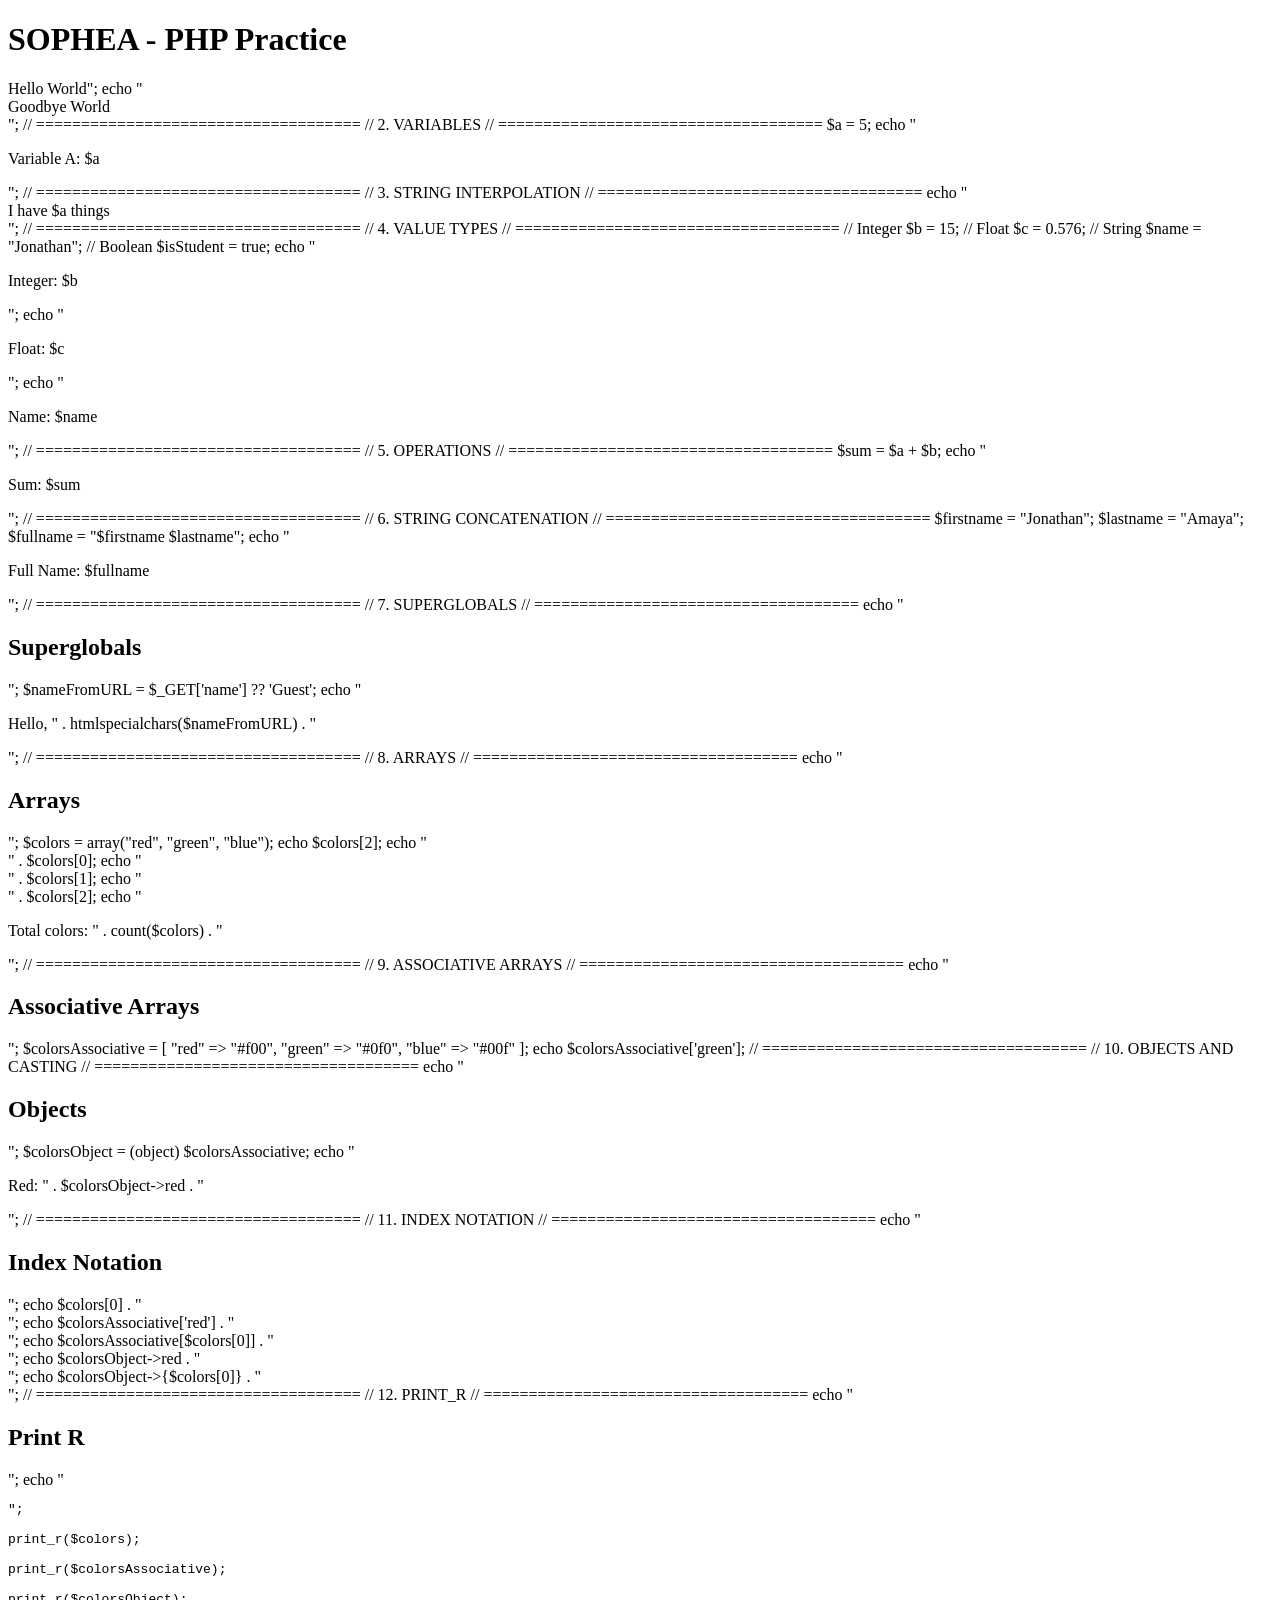
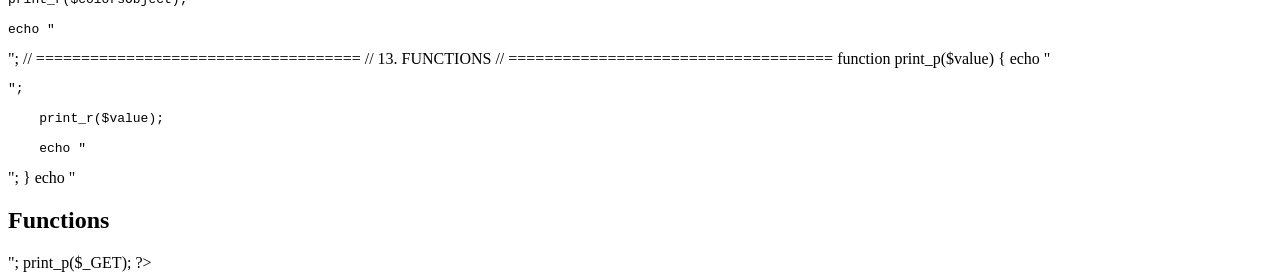
<file: index.html>
<!DOCTYPE html>
<html lang="en">

<head>
    <meta charset="UTF-8">
    <meta name="viewport" content="width=device-width, initial-scale=1.0">
    <title>SOPHEA | PHP Practice</title>
</head>

<body>

<h1>SOPHEA - PHP Practice</h1>

<?php

// ====================================
// 1. ECHO - HELLO WORLD
// ====================================

echo "Hello World!";

echo "<div>Hello World</div>";
echo "<div>Goodbye World</div>";


// ====================================
// 2. VARIABLES
// ====================================

$a = 5;

echo "<p>Variable A: $a</p>";


// ====================================
// 3. STRING INTERPOLATION
// ====================================

echo "<div>I have $a things</div>";


// ====================================
// 4. VALUE TYPES
// ====================================

// Integer
$b = 15;

// Float
$c = 0.576;

// String
$name = "Jonathan";

// Boolean
$isStudent = true;

echo "<p>Integer: $b</p>";
echo "<p>Float: $c</p>";
echo "<p>Name: $name</p>";


// ====================================
// 5. OPERATIONS
// ====================================

$sum = $a + $b;

echo "<p>Sum: $sum</p>";


// ====================================
// 6. STRING CONCATENATION
// ====================================

$firstname = "Jonathan";
$lastname = "Amaya";

$fullname = "$firstname $lastname";

echo "<p>Full Name: $fullname</p>";


// ====================================
// 7. SUPERGLOBALS
// ====================================

echo "<h2>Superglobals</h2>";

$nameFromURL = $_GET['name'] ?? 'Guest';

echo "<p>Hello, " . htmlspecialchars($nameFromURL) . "</p>";


// ====================================
// 8. ARRAYS
// ====================================

echo "<h2>Arrays</h2>";

$colors = array("red", "green", "blue");

echo $colors[2];

echo "<br>" . $colors[0];
echo "<br>" . $colors[1];
echo "<br>" . $colors[2];

echo "<p>Total colors: " . count($colors) . "</p>";


// ====================================
// 9. ASSOCIATIVE ARRAYS
// ====================================

echo "<h2>Associative Arrays</h2>";

$colorsAssociative = [
    "red" => "#f00",
    "green" => "#0f0",
    "blue" => "#00f"
];

echo $colorsAssociative['green'];


// ====================================
// 10. OBJECTS AND CASTING
// ====================================

echo "<h2>Objects</h2>";

$colorsObject = (object) $colorsAssociative;

echo "<p>Red: " . $colorsObject->red . "</p>";


// ====================================
// 11. INDEX NOTATION
// ====================================

echo "<h2>Index Notation</h2>";

echo $colors[0] . "<br>";

echo $colorsAssociative['red'] . "<br>";

echo $colorsAssociative[$colors[0]] . "<br>";

echo $colorsObject->red . "<br>";

echo $colorsObject->{$colors[0]} . "<br>";


// ====================================
// 12. PRINT_R
// ====================================

echo "<h2>Print R</h2>";

echo "<pre>";

print_r($colors);

print_r($colorsAssociative);

print_r($colorsObject);

echo "</pre>";


// ====================================
// 13. FUNCTIONS
// ====================================

function print_p($value) {

    echo "<pre>";

    print_r($value);

    echo "</pre>";

}

echo "<h2>Functions</h2>";

print_p($_GET);

?>

</body>
</html>
</file>
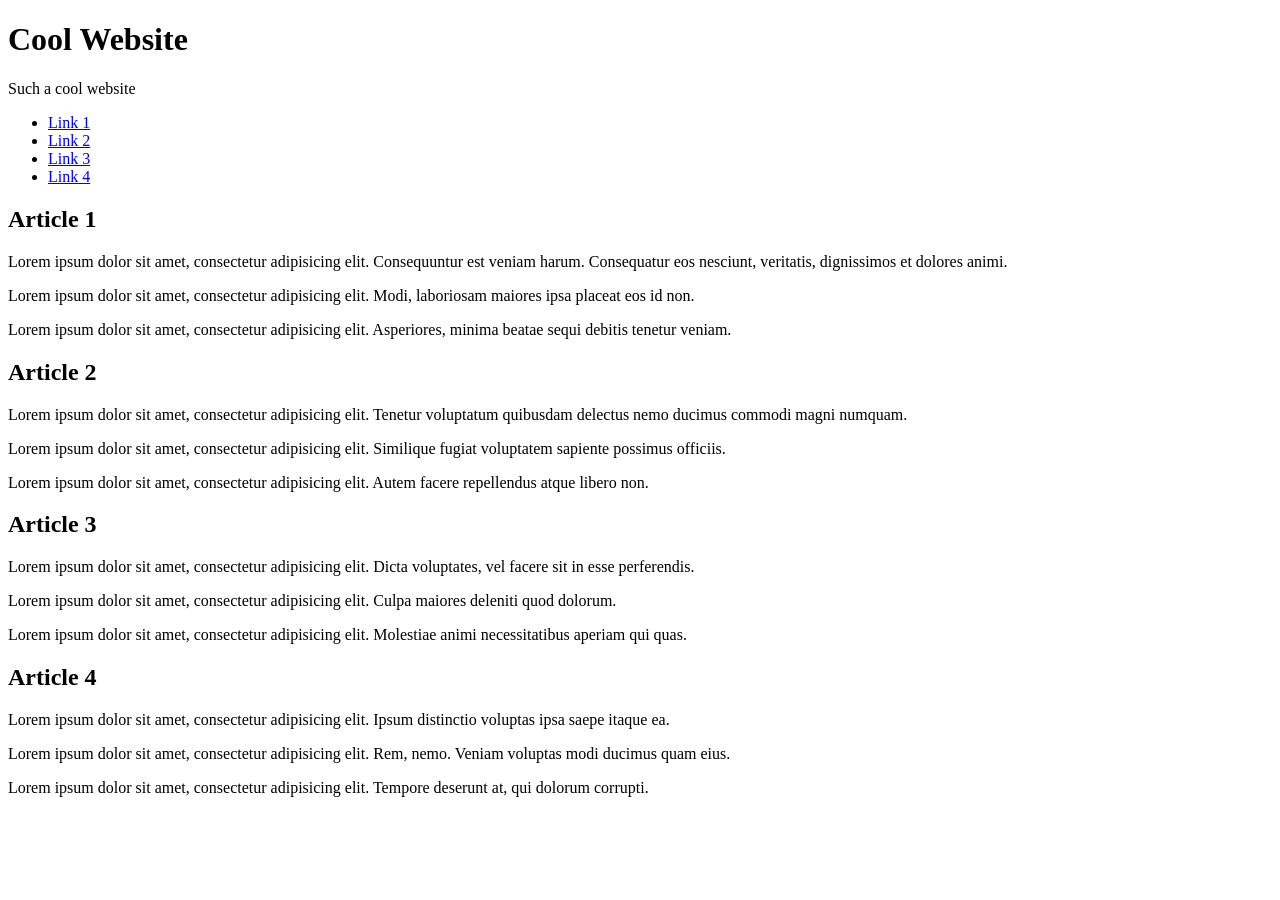
<file: amaya.jonathan/index.html>
<!DOCTYPE html>
<html lang="en">
<head>
    <meta charset="UTF-8">
    <title>Cool Website</title>
</head>

<body>

    <header>
        <h1>Cool Website</h1>
        <p>Such a cool website</p>
    </header>

    <nav class="nav">
        <ul>
            <li><a href="#article1">Link 1</a></li>
            <li><a href="#article2">Link 2</a></li>
            <li><a href="#article3">Link 3</a></li>
            <li><a href="#article4">Link 4</a></li>
        </ul>
    </nav>

    <div class="container">

        <article id="article1" class="article">
            <h2>Article 1</h2>
            <div class="article-body">
                <p>Lorem ipsum dolor sit amet, consectetur adipisicing elit. Consequuntur est veniam harum. Consequatur eos nesciunt, veritatis, dignissimos et dolores animi.</p>
                <p>Lorem ipsum dolor sit amet, consectetur adipisicing elit. Modi, laboriosam maiores ipsa placeat eos id non.</p>
                <p>Lorem ipsum dolor sit amet, consectetur adipisicing elit. Asperiores, minima beatae sequi debitis tenetur veniam.</p>
            </div>
        </article>

        <article id="article2" class="article">
            <h2>Article 2</h2>
            <div class="article-body">
                <p>Lorem ipsum dolor sit amet, consectetur adipisicing elit. Tenetur voluptatum quibusdam delectus nemo ducimus commodi magni numquam.</p>
                <p>Lorem ipsum dolor sit amet, consectetur adipisicing elit. Similique fugiat voluptatem sapiente possimus officiis.</p>
                <p>Lorem ipsum dolor sit amet, consectetur adipisicing elit. Autem facere repellendus atque libero non.</p>
            </div>
        </article>

        <article id="article3" class="article">
            <h2>Article 3</h2>
            <div class="article-body">
                <p>Lorem ipsum dolor sit amet, consectetur adipisicing elit. Dicta voluptates, vel facere sit in esse perferendis.</p>
                <p>Lorem ipsum dolor sit amet, consectetur adipisicing elit. Culpa maiores deleniti quod dolorum.</p>
                <p>Lorem ipsum dolor sit amet, consectetur adipisicing elit. Molestiae animi necessitatibus aperiam qui quas.</p>
            </div>
        </article>

        <article id="article4" class="article">
            <h2>Article 4</h2>
            <div class="article-body">
                <p>Lorem ipsum dolor sit amet, consectetur adipisicing elit. Ipsum distinctio voluptas ipsa saepe itaque ea.</p>
                <p>Lorem ipsum dolor sit amet, consectetur adipisicing elit. Rem, nemo. Veniam voluptas modi ducimus quam eius.</p>
                <p>Lorem ipsum dolor sit amet, consectetur adipisicing elit. Tempore deserunt at, qui dolorum corrupti.</p>
            </div>
        </article>

    </div>

</body>
</html>
</file>
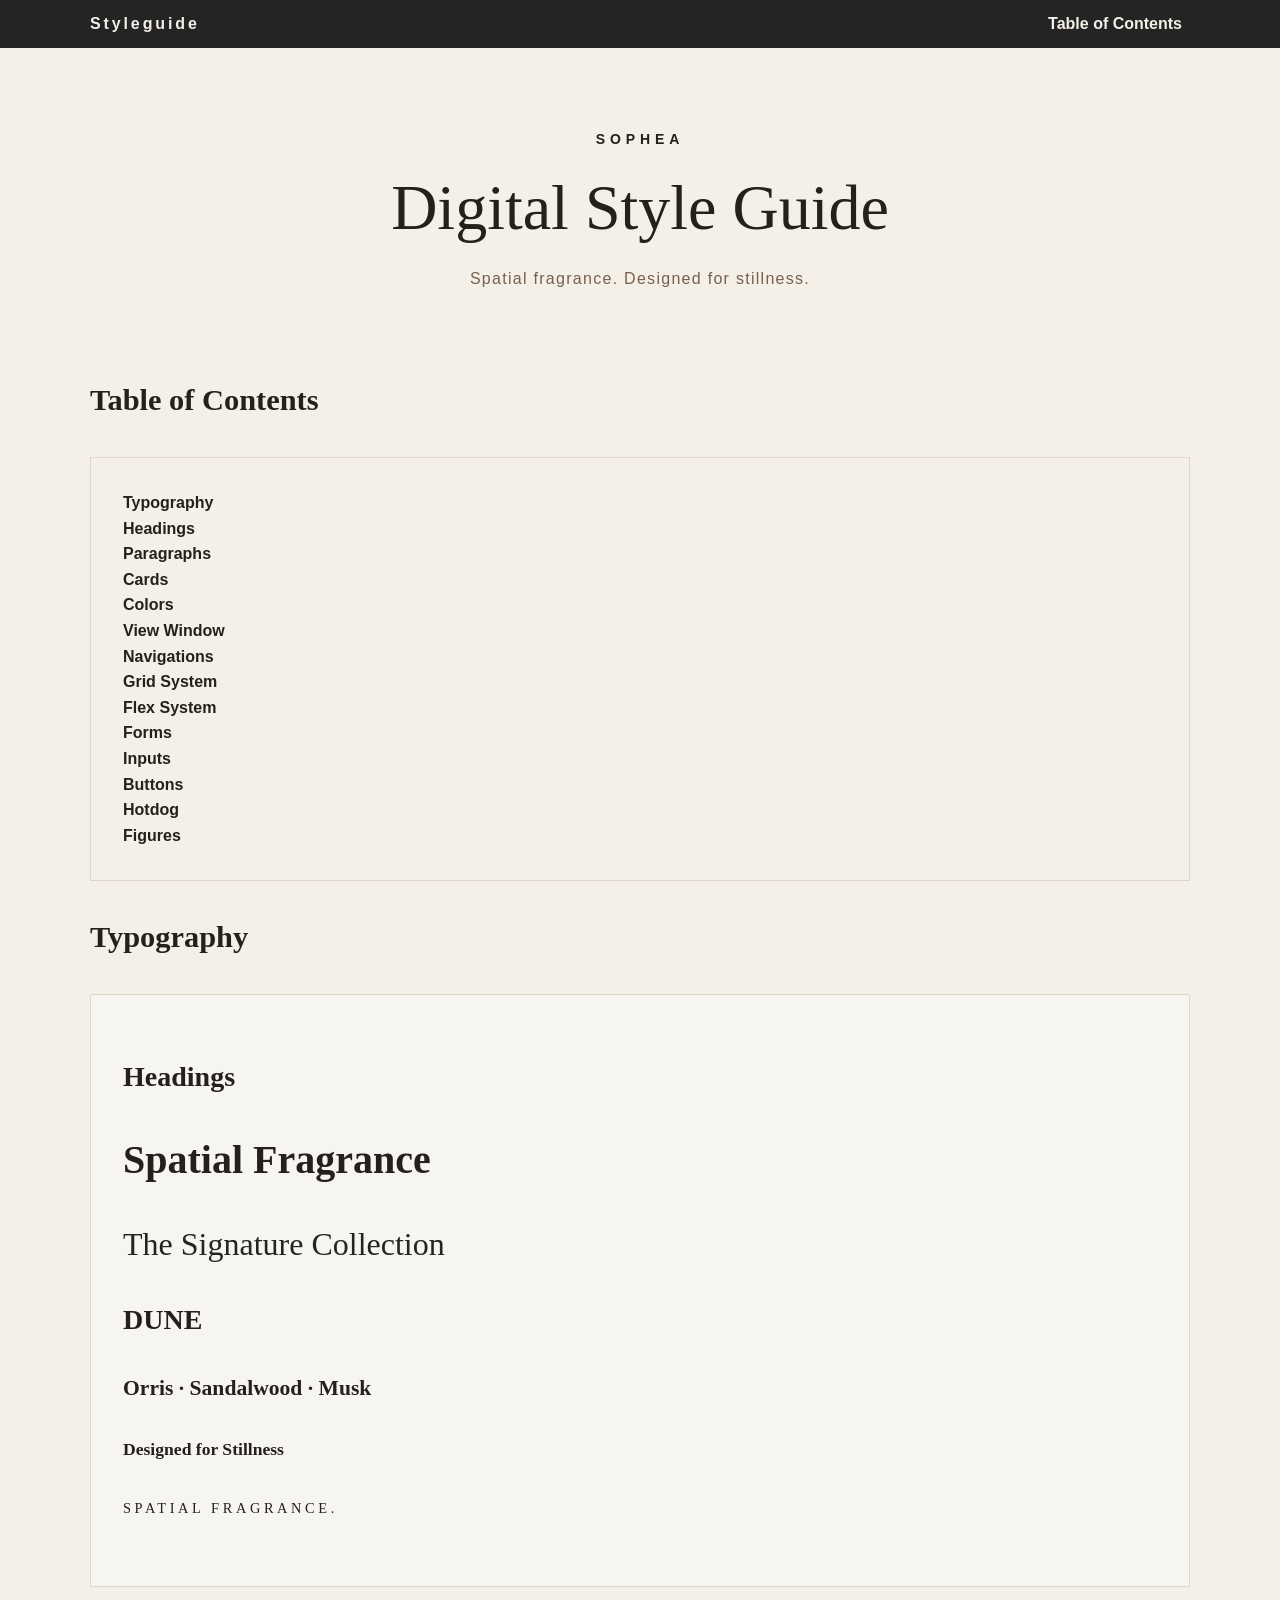
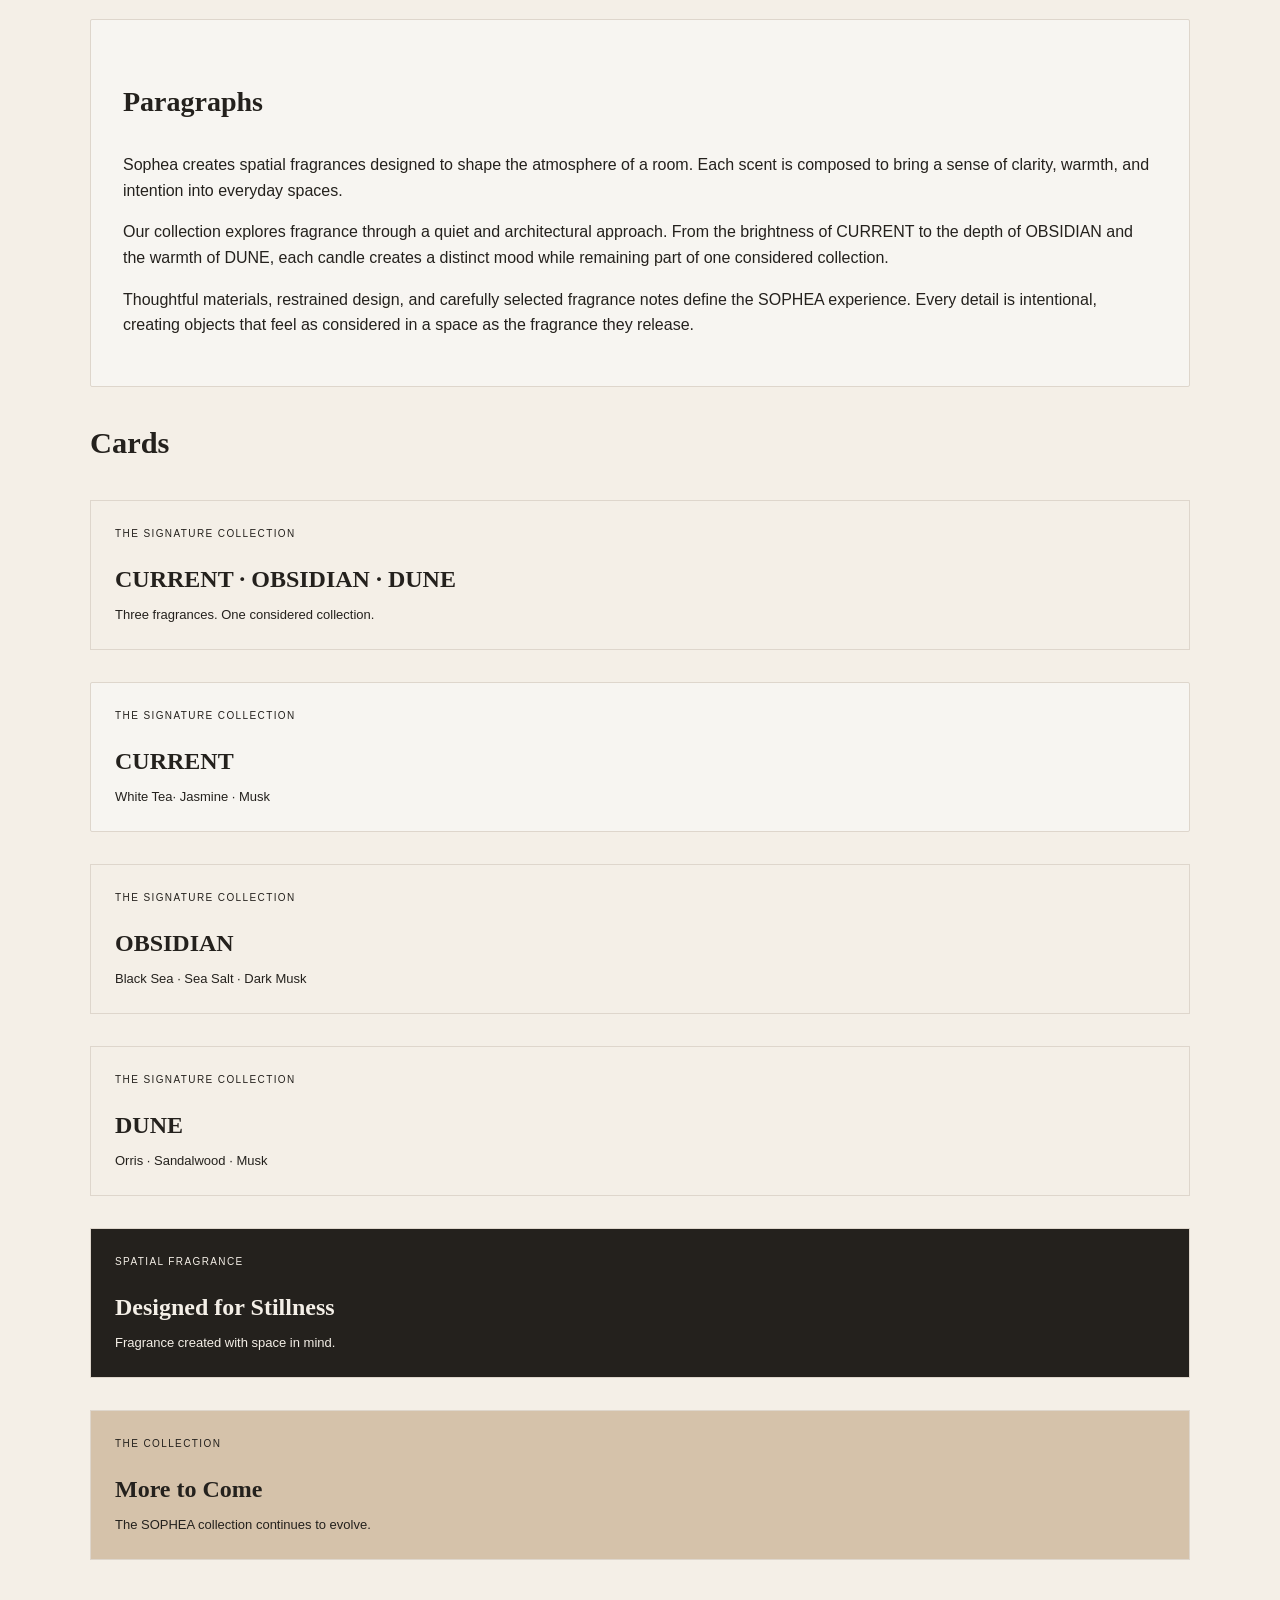
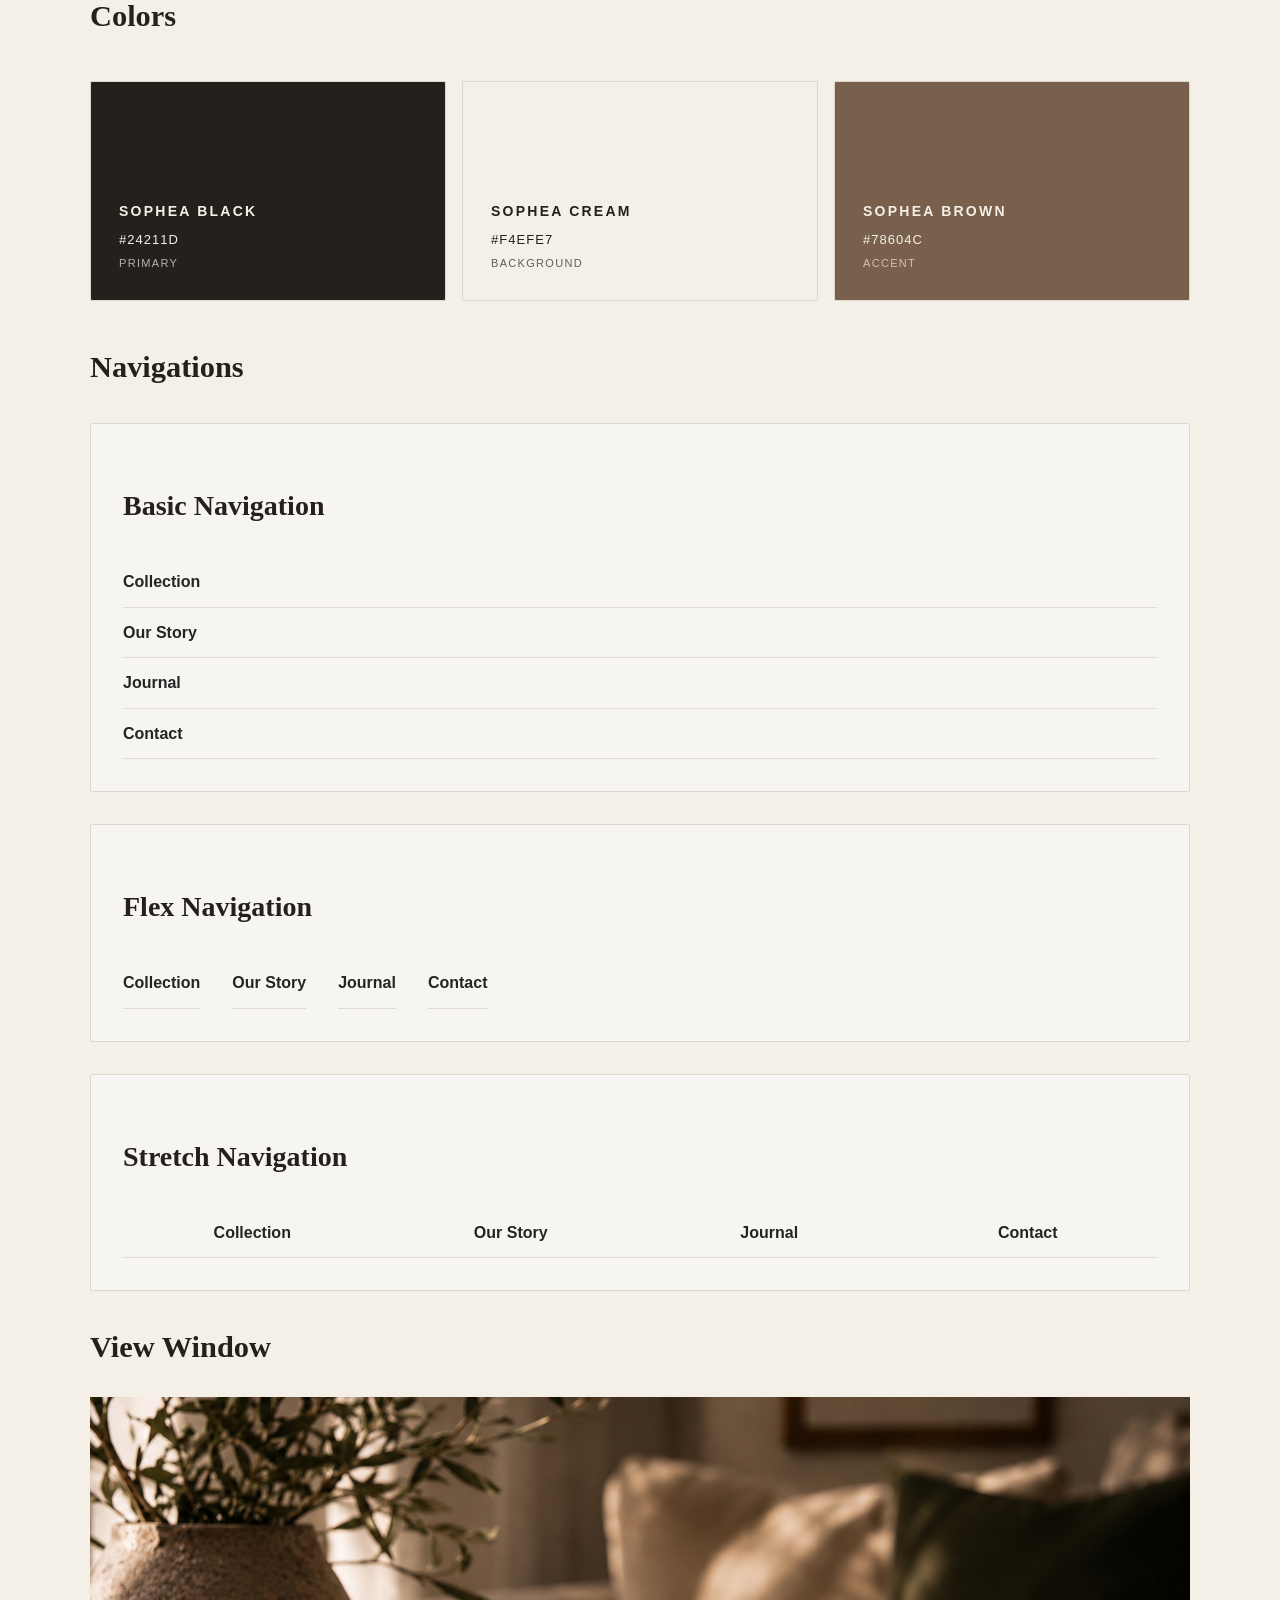
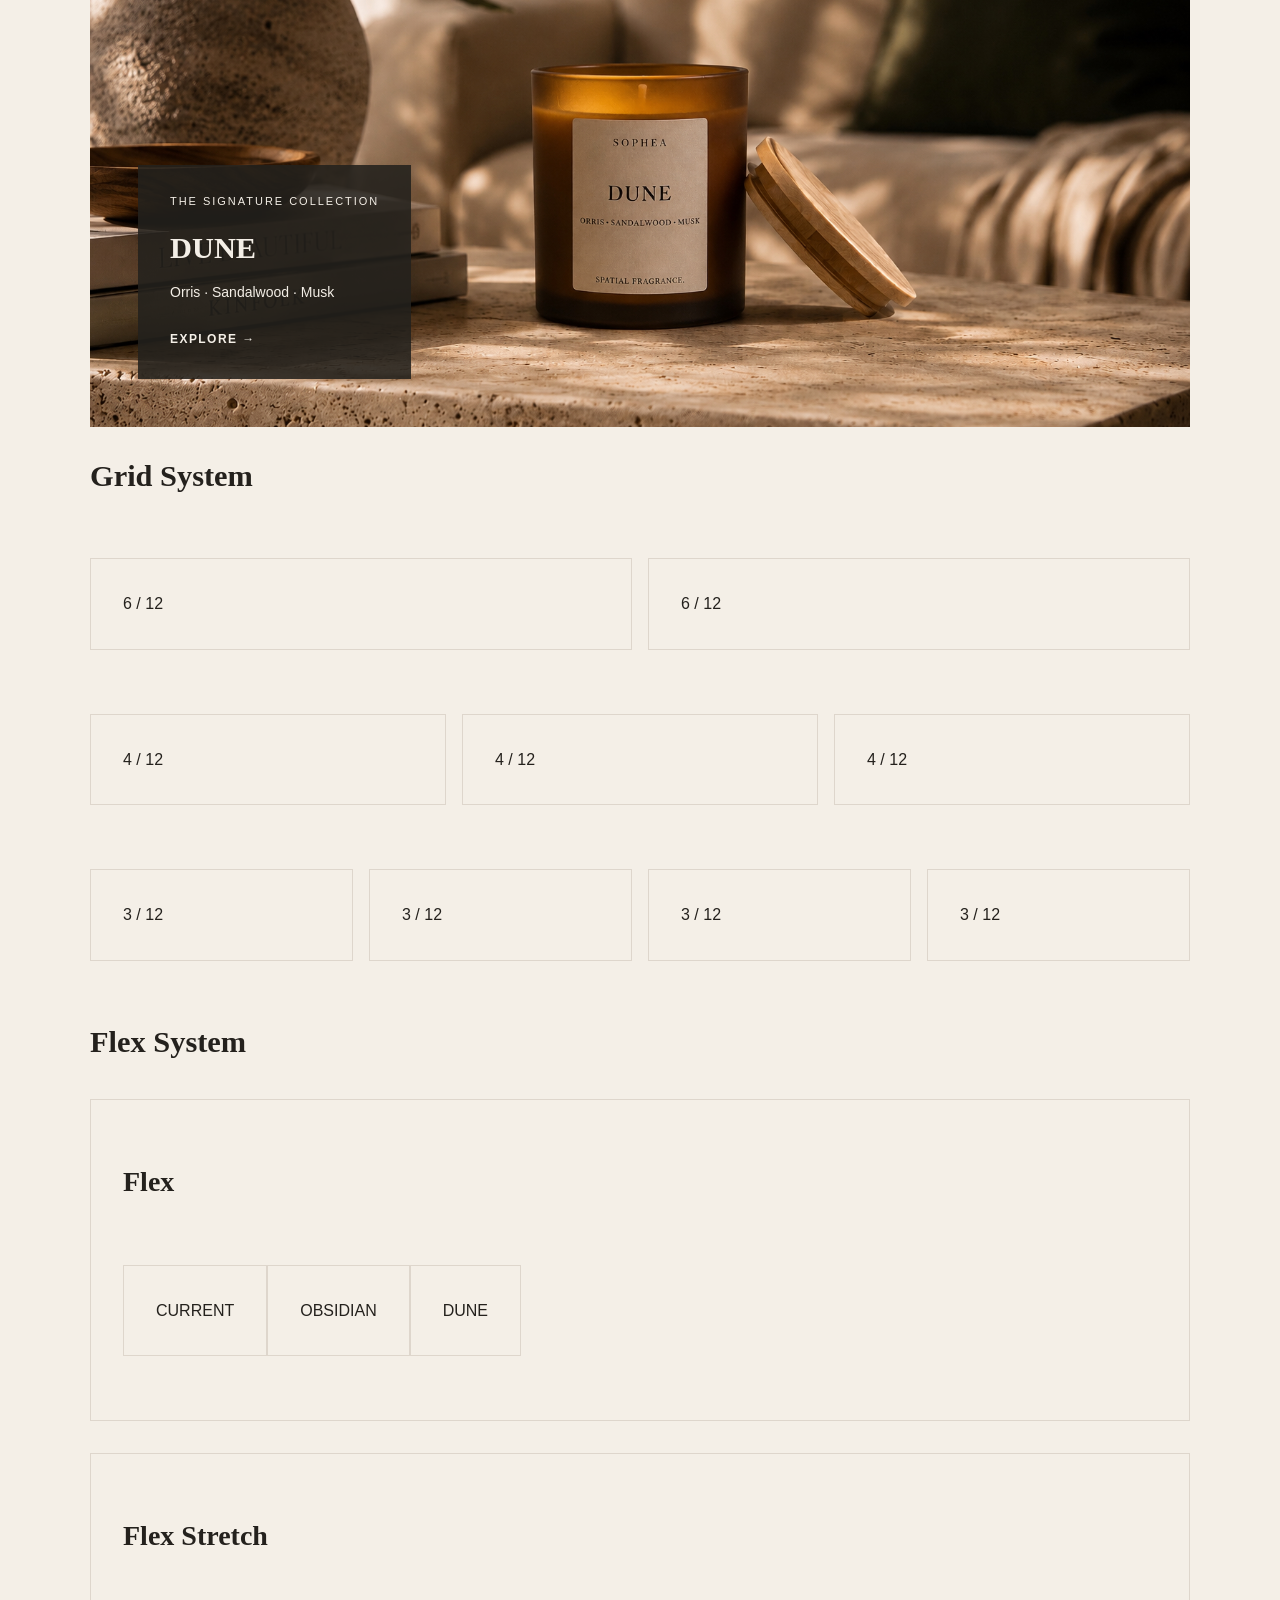
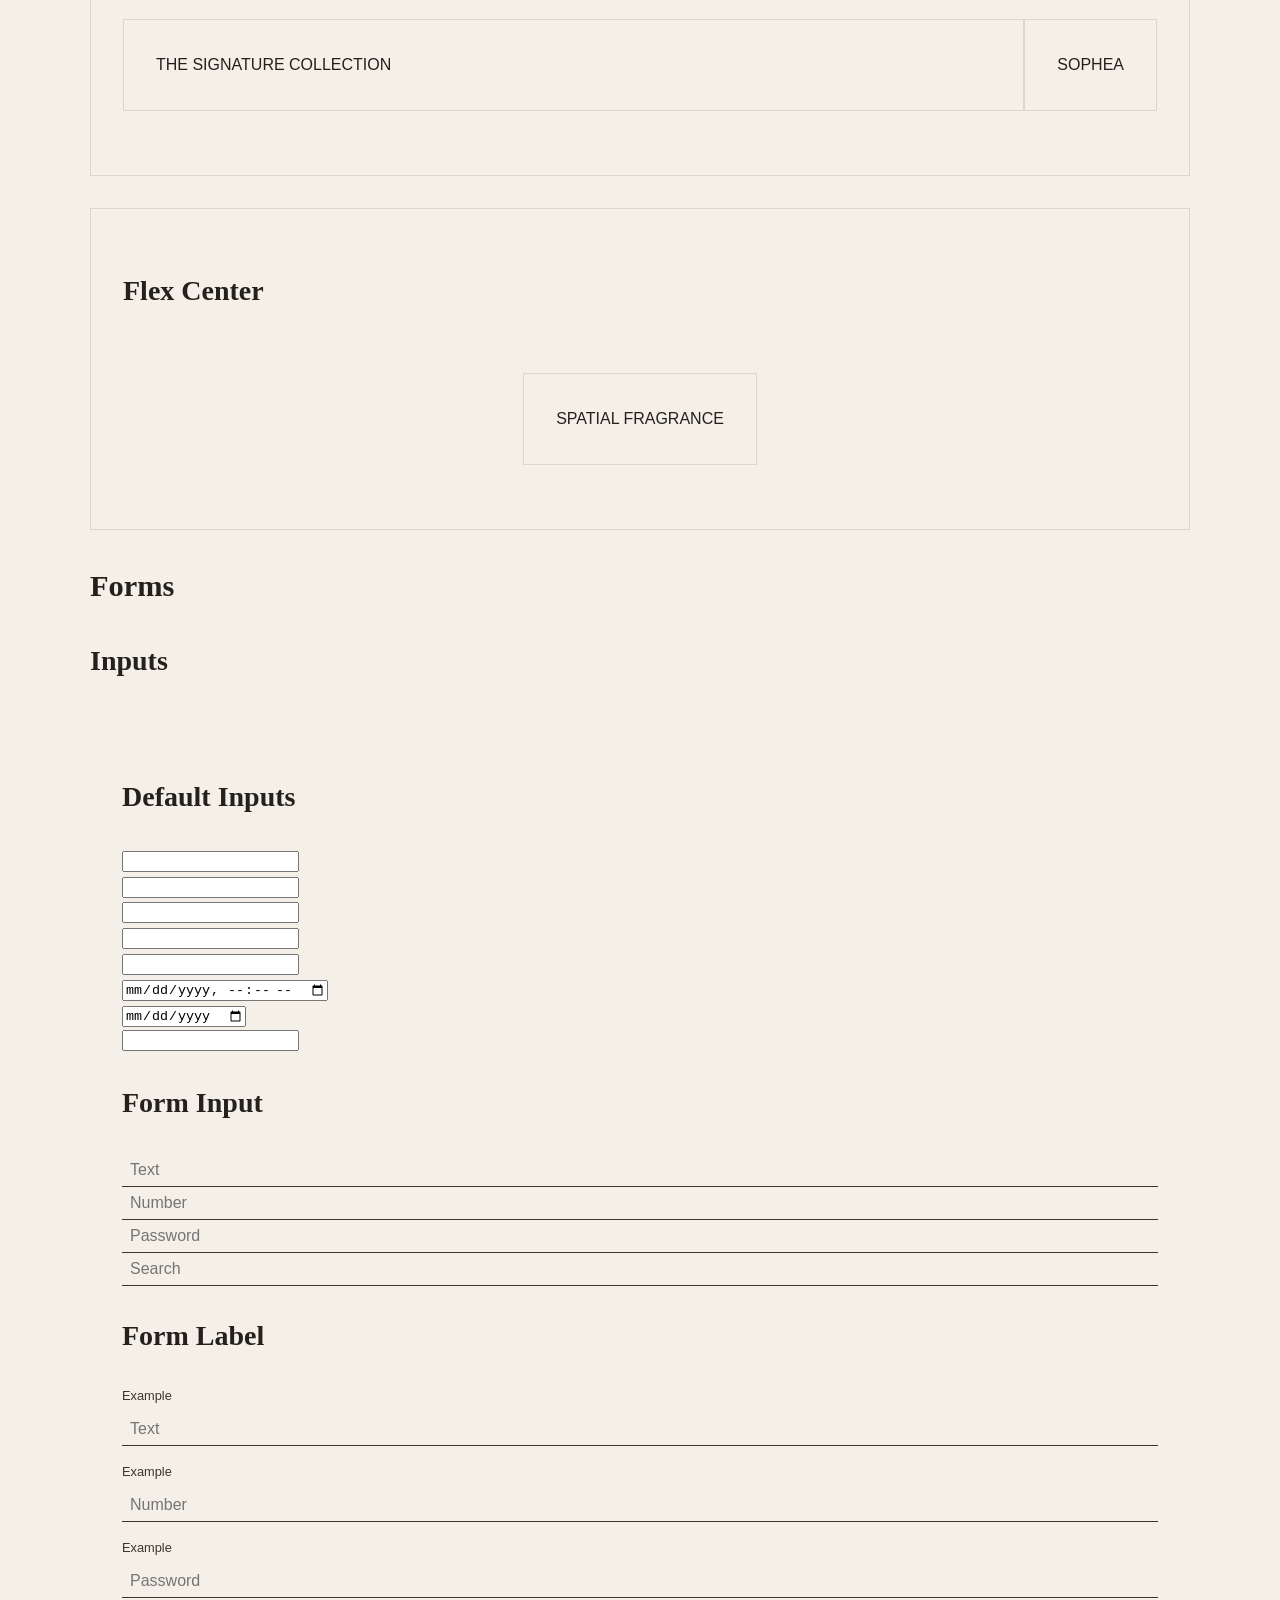
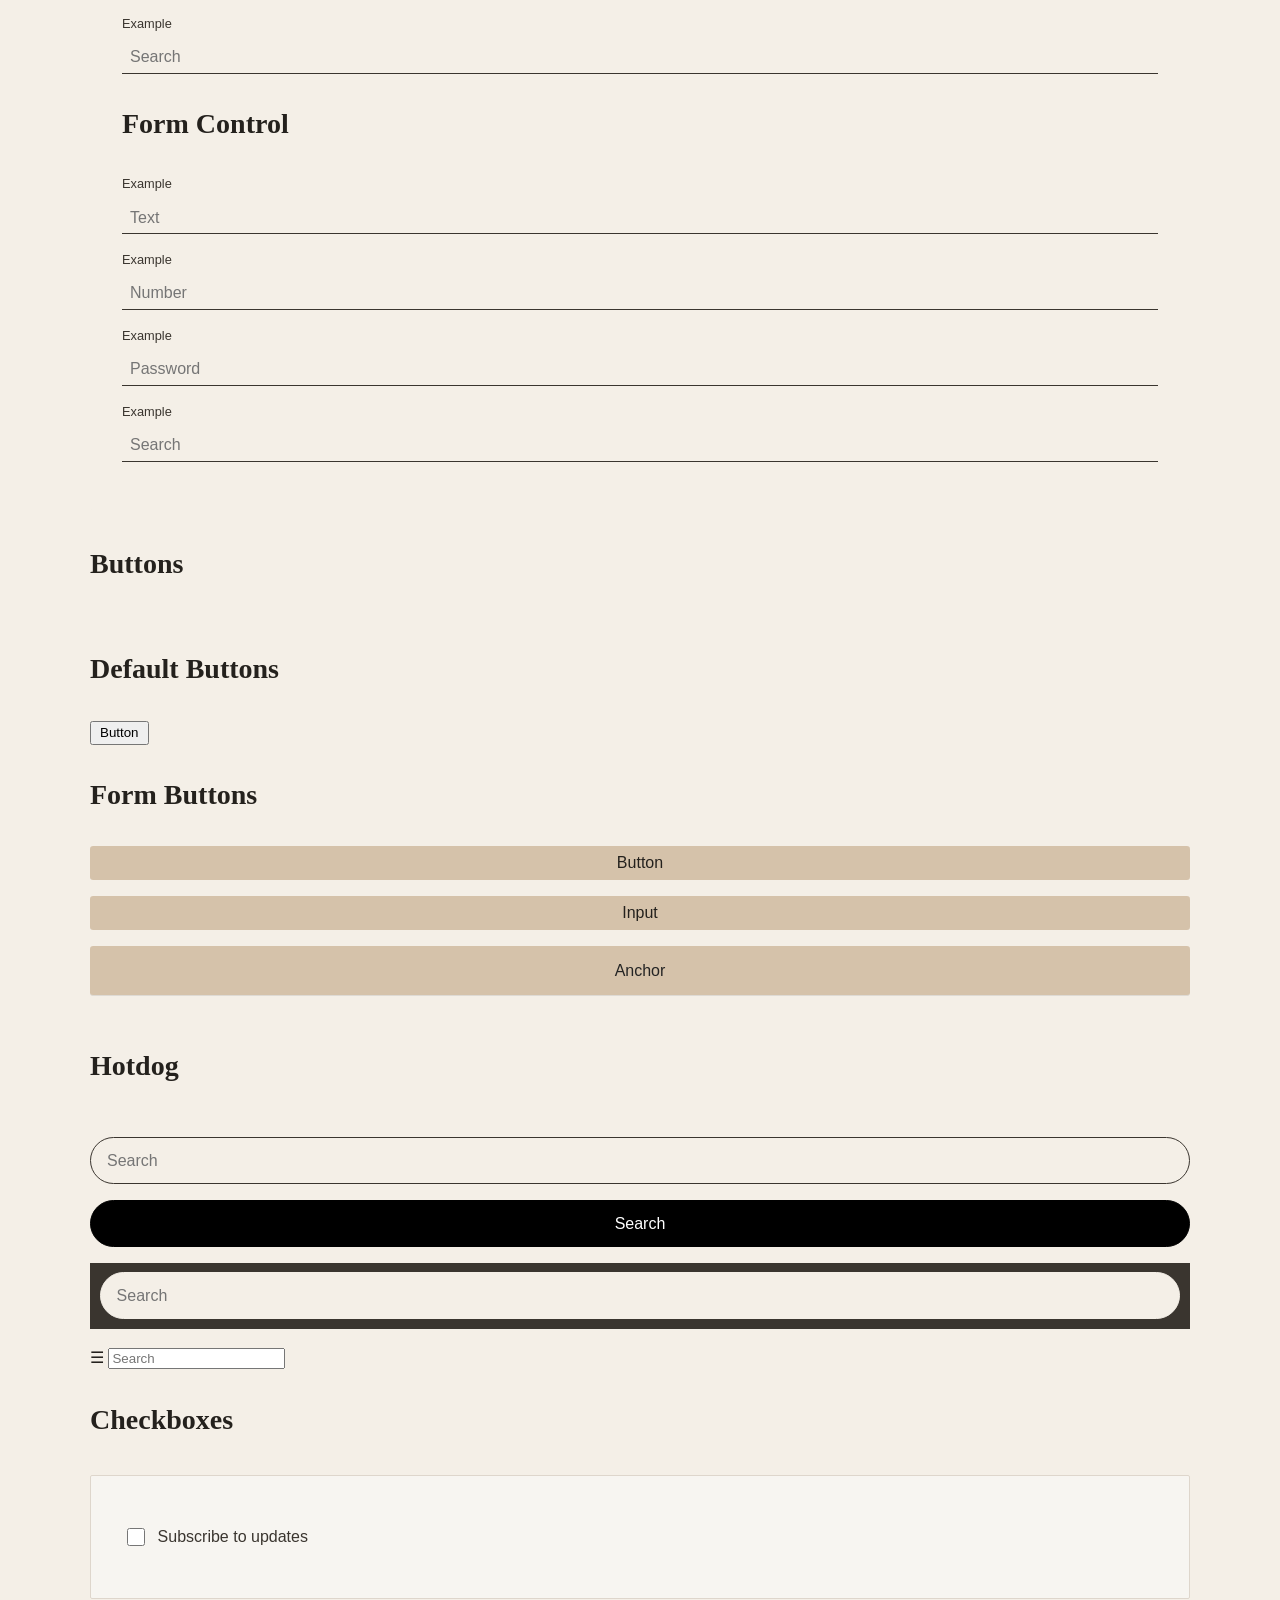
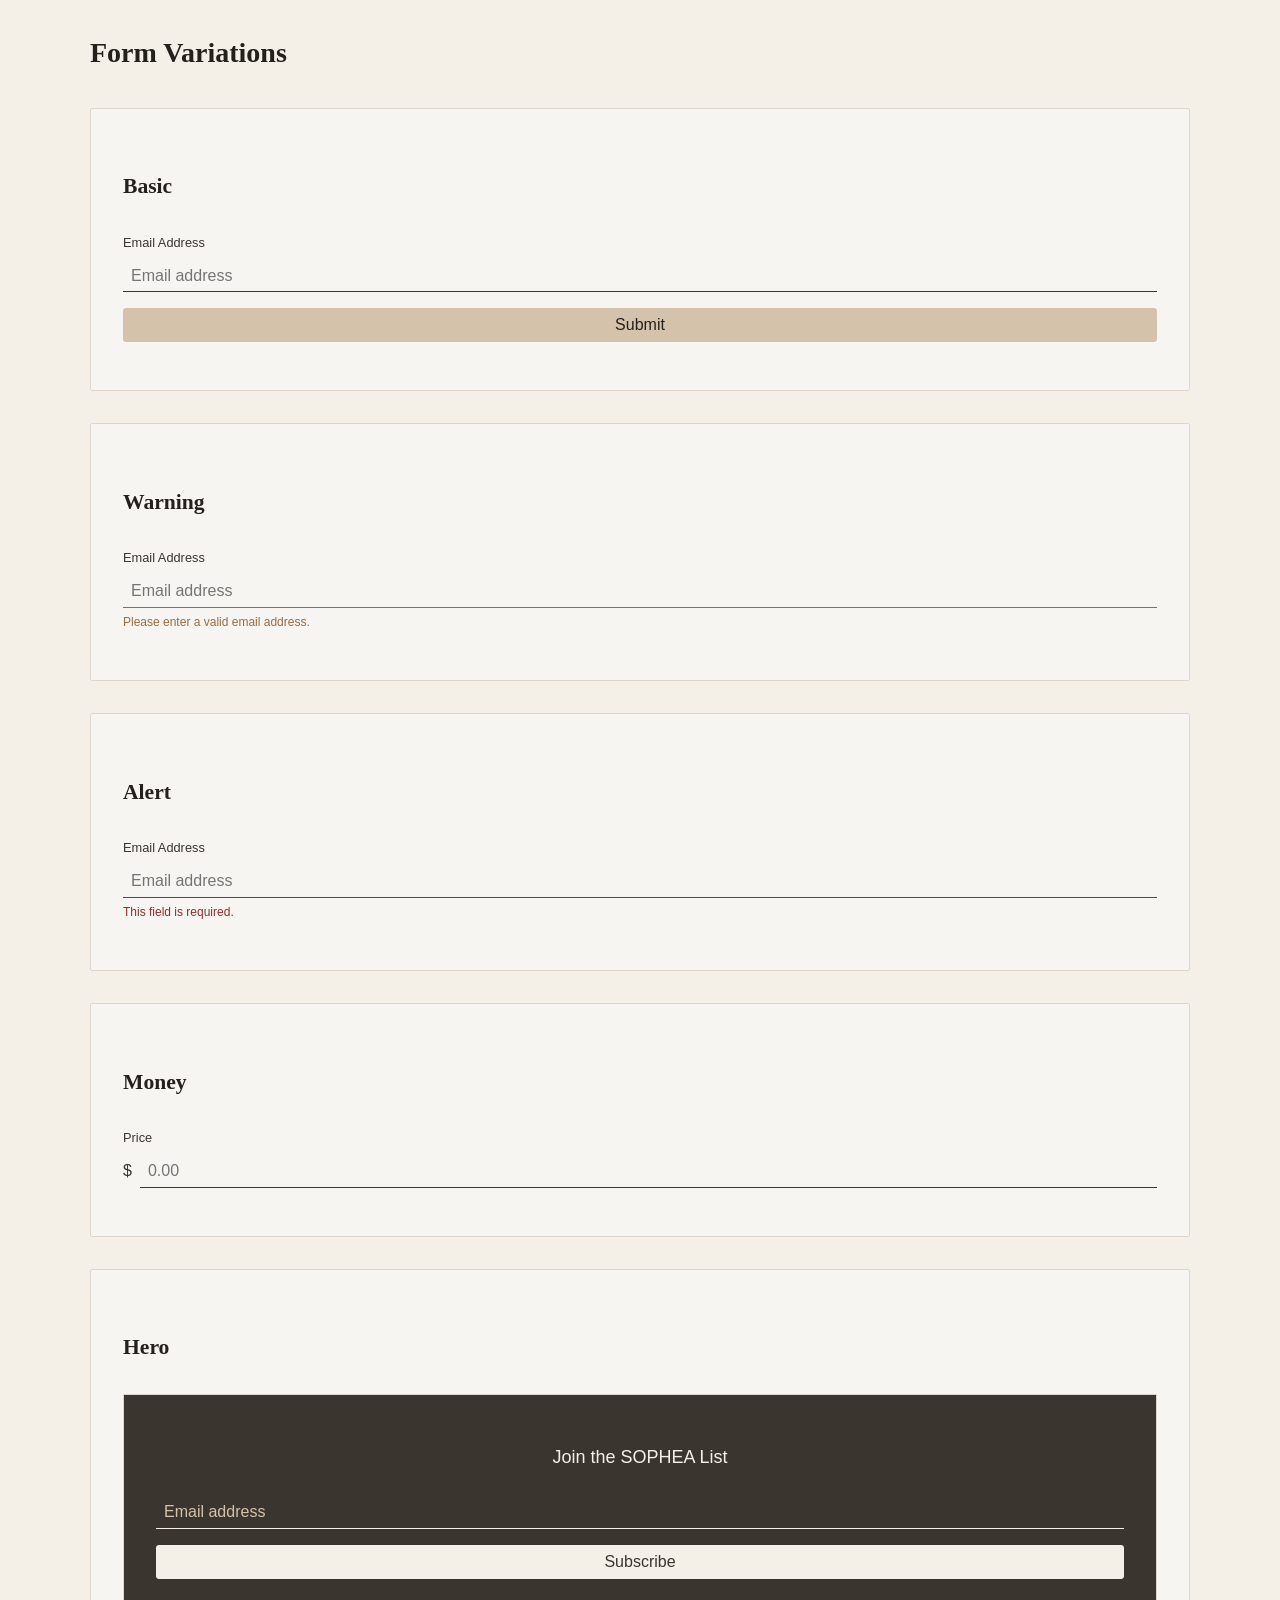
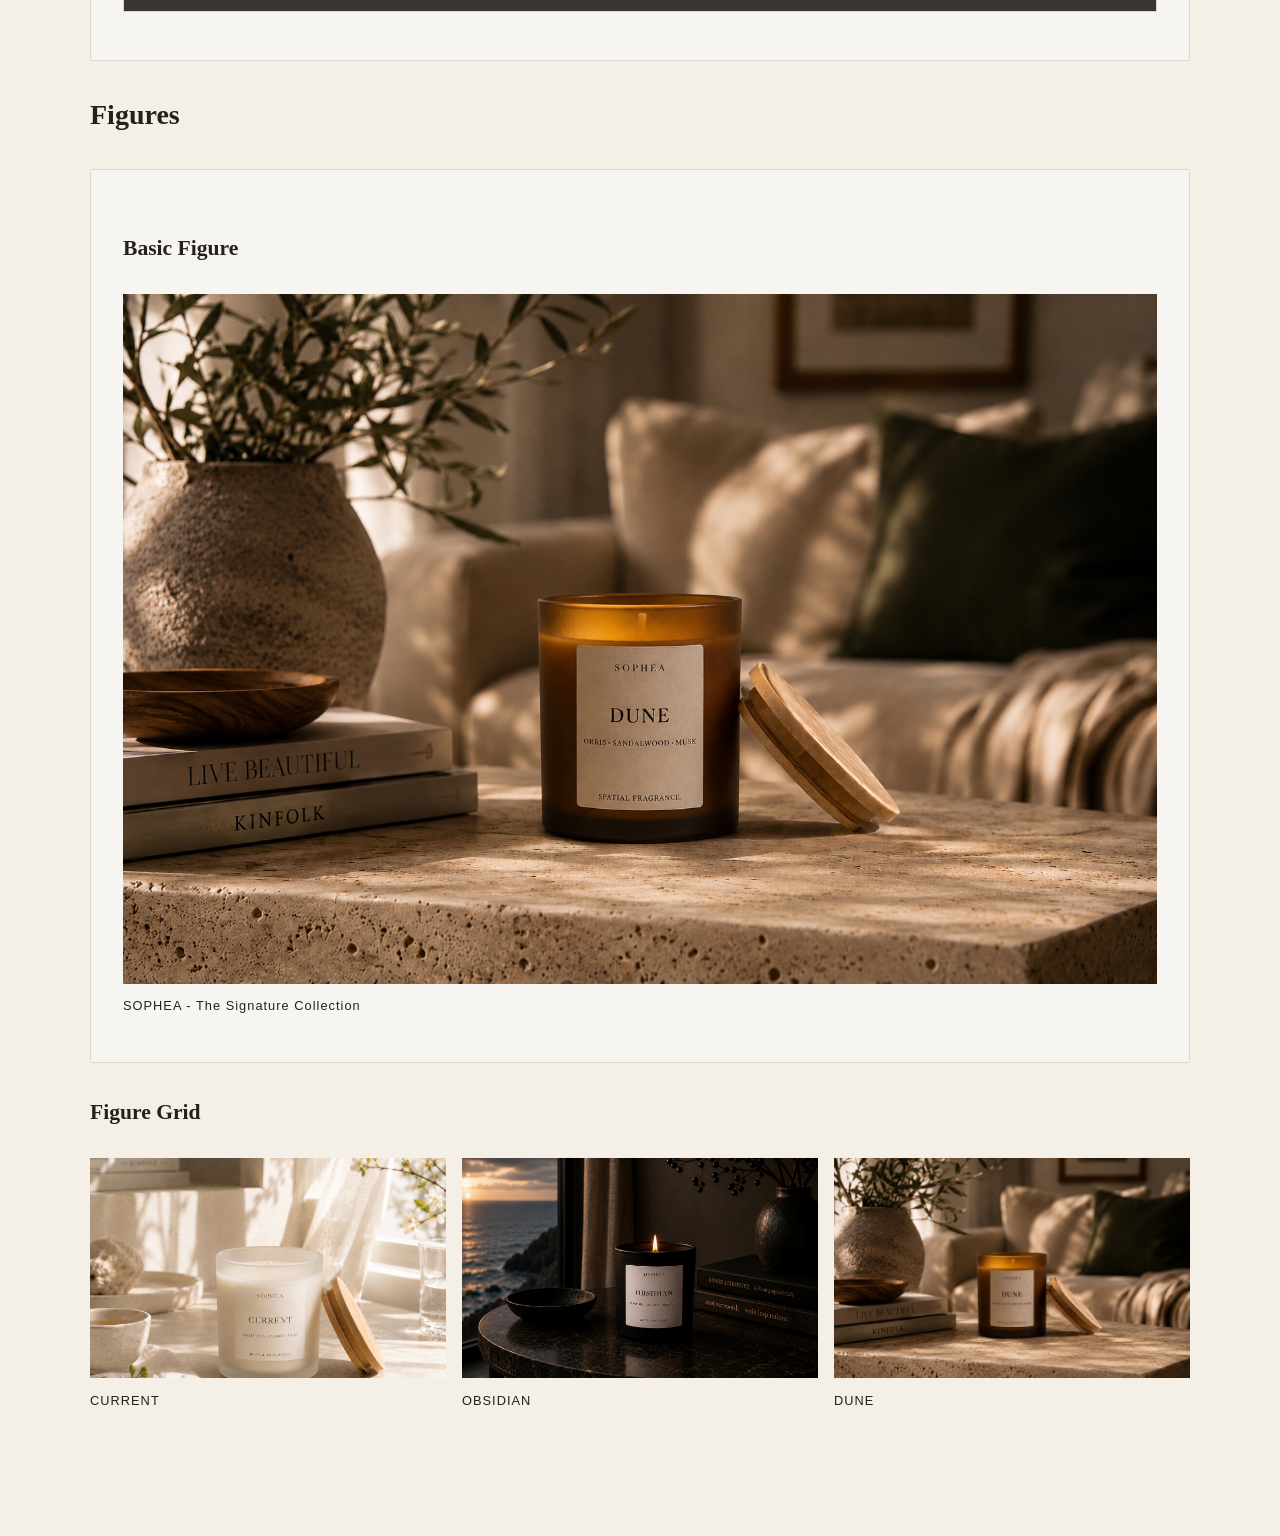
<file: amaya.jonathan/styleguide/index.html>
<!DOCTYPE html>
<html lang="en">

<head>
	<meta charset="UTF-8">
	<title>CSS Styleguide</title>

	<meta name="viewport" content="width=device-width">

	<link rel="stylesheet" href="../../lib/css/styleguide.css">
    <link rel="stylesheet" href="../../lib/css/gridsystem.css">
    <link rel="stylesheet" href="../css/storetheme.css">
</head>

<body>

	<header class="navbar">
		<div class="container display-flex">

			<div class="flex-none">
				<h1>Styleguide</h1>
			</div>

			<div class="flex-stretch"></div>

			<nav class="flex-none nav">
				<ul class="container display-flex">
					<li>
						<a href="#tableofcontents">Table of Contents</a>
					</li>
				</ul>
			</nav>

		</div>
	</header>

<section class="brand-intro">
    <p class="brand-name">SOPHEA</p>
    <h1>Digital Style Guide</h1>
    <p class="brand-tagline">
        Spatial fragrance. Designed for stillness.
    </p>
</section>    

<div class="container" id="tableofcontents">

	<h2>Table of Contents</h2>

	<div class="card">
    <nav class="nav">
        <ul>
            <li><a href="#typography">Typography</a>
                <ul>
                    <li><a href="#headings">Headings</a></li>
                    <li><a href="#paragraphs">Paragraphs</a></li>
                </ul>
            </li>
            <li><a href="#cards">Cards</a></li>
            <li><a href="#colors">Colors</a></li>
            <li><a href="#viewwindow">View Window</a></li>
            <li><a href="#navigations">Navigations</a></li>
            <li><a href="#gridsystem">Grid System</a></li>
            <li><a href="#flexsystem">Flex System</a></li>
            <li><a href="#forms">Forms</a></li>
            <ul>
            <li><a href="#inputs">Inputs</a></li>
            <li><a href="#buttons">Buttons</a></li>
            <li><a href="#hotdog">Hotdog</a></li>
            <li><a href="#figures">Figures</a></li>
            </ul>
        </li>
    </nav>
</div>

</div>

<div class="container" id="typography">

	<h2>Typography</h2>

	<div class="card soft" id="headings">
		<h3>Headings</h3>

		<h1>Spatial Fragrance</h1>
        <h2>The Signature Collection</h2>
        <h3>DUNE</h3>
        <h4>Orris · Sandalwood · Musk</h4>
        <h5>Designed for Stillness</h5>
        <h6>SPATIAL FRAGRANCE.</h6>
	</div>

	<div class="card soft" id="paragraphs">
		<h3>Paragraphs</h3>

		<p>
        Sophea creates spatial fragrances designed to shape the atmosphere of a room. Each scent is composed to bring a sense of clarity, warmth, and intention into everyday spaces.
        </p>

        <p>
        Our collection explores fragrance through a quiet and architectural approach. From the brightness of CURRENT to the depth of OBSIDIAN and the warmth of DUNE, each candle creates a distinct mood while remaining part of one considered collection.
        </p>

        <p>
        Thoughtful materials, restrained design, and carefully selected fragrance notes define the SOPHEA experience. Every detail is intentional, creating objects that feel as considered in a space as the fragrance they release.
        </p>
	</div>

</div>

<div class="container" id="cards">
    <h2>Cards</h2>

    <div class="col-xs-12 col-md-4">
    <div class="card">
        <small>THE SIGNATURE COLLECTION</small>
        <h3>CURRENT · OBSIDIAN · DUNE</h3>
        <p>Three fragrances. One considered collection.</p>
    </div>
</div>

<div class="col-xs-12 col-md-4">
    <div class="card soft">
        <small>THE SIGNATURE COLLECTION</small>
        <h3>CURRENT</h3>
        <p>White Tea· Jasmine · Musk</p>
    </div>
</div>

<div class="col-xs-12 col-md-4">
    <div class="card">
        <small>THE SIGNATURE COLLECTION</small>
        <h3>OBSIDIAN</h3>
        <p>Black Sea · Sea Salt · Dark Musk</p>
    </div>
</div>

<div class="col-xs-12 col-md-4">
    <div class="card flat">
        <small>THE SIGNATURE COLLECTION</small>
        <h3>DUNE</h3>
        <p>Orris · Sandalwood · Musk</p>
    </div>
</div>

<div class="col-xs-12 col-md-4">
    <div class="card dark">
        <small>SPATIAL FRAGRANCE</small>
        <h3>Designed for Stillness</h3>
        <p>Fragrance created with space in mind.</p>
    </div>
</div>

<div class="col-xs-12 col-md-4">
    <div class="card medium">
        <small>THE COLLECTION</small>
        <h3>More to Come</h3>
        <p>The SOPHEA collection continues to evolve.</p>
    </div>
</div>


<div class="container" id="colors">
</div>
    <h2>Colors</h2>

    <div class="grid gap">

    <div class="col-xs-12 col-md-4">
        <div class="color-swatch color-black">
            <strong>SOPHEA BLACK</strong>
            <span>#24211D</span>
            <small>Primary</small>
        </div>
    </div>

    <div class="col-xs-12 col-md-4">
        <div class="color-swatch color-cream">
            <strong>SOPHEA CREAM</strong>
            <span>#F4EFE7</span>
            <small>Background</small>
        </div>
    </div>

    <div class="col-xs-12 col-md-4">
        <div class="color-swatch color-brown">
            <strong>SOPHEA BROWN</strong>
            <span>#78604C</span>
            <small>Accent</small>
        </div>
    </div>

</div>
</div>
<div class="container" id="navigations">
    <h2>Navigations</h2>

    <div class="card soft">
        <h3>Basic Navigation</h3>
        <nav class="nav">
            <ul>
                <li><a href="#">Collection</a></li>
                <li><a href="#">Our Story</a></li>
                <li><a href="#">Journal</a></li>
                <li><a href="#">Contact</a></li>
            </ul>
        </nav>
    </div>
<div class="card soft">
    <h3>Flex Navigation</h3>

    <nav class="nav nav-flex">
        <ul>
            <li><a href="#">Collection</a></li>
            <li><a href="#">Our Story</a></li>
            <li><a href="#">Journal</a></li>
            <li><a href="#">Contact</a></li>
        </ul>
    </nav>

</div>
<div class="card soft">
    <h3>Stretch Navigation</h3>

    <nav class="nav nav-stretch">
        <ul>
            <li><a href="#">Collection</a></li>
            <li><a href="#">Our Story</a></li>
            <li><a href="#">Journal</a></li>
            <li><a href="#">Contact</a></li>
        </ul>
    </nav>

</div>

</div>

<div class="container" id="viewwindow">
    <h2>View Window</h2>

    <div class="view-window"
    style="background-image: url('../../img/sophea-candles.jpg');">

    <div class="view-window-content">
        <small>THE SIGNATURE COLLECTION</small>
        <h2>DUNE</h2>
        <p>Orris · Sandalwood · Musk</p>
        <a href="#">Explore →</a>
    </div>

</div>

</div>
<div class="container" id="gridsystem">
    <h2>Grid System</h2>

    <div class="grid gap">
    <div class="col-xs-12 col-md-6">
        <div class="card">6 / 12</div>
    </div>

    <div class="col-xs-12 col-md-6">
        <div class="card">6 / 12</div>
    </div>
</div>

<div class="grid gap">
    <div class="col-xs-12 col-md-4">
        <div class="card">4 / 12</div>
    </div>

    <div class="col-xs-12 col-md-4">
        <div class="card">4 / 12</div>
    </div>

    <div class="col-xs-12 col-md-4">
        <div class="card">4 / 12</div>
    </div>
</div>

<div class="grid gap">
    <div class="col-xs-12 col-md-3">
        <div class="card">3 / 12</div>
    </div>

    <div class="col-xs-12 col-md-3">
        <div class="card">3 / 12</div>
    </div>

    <div class="col-xs-12 col-md-3">
        <div class="card">3 / 12</div>
    </div>

    <div class="col-xs-12 col-md-3">
        <div class="card">3 / 12</div>
    </div>
</div>

<div class="container" id="flexsystem">
    <h2>Flex System</h2>

    <div class="card">
        <h3>Flex</h3>

        <div class="display-flex">
            <div class="card">CURRENT</div>
            <div class="card">OBSIDIAN</div>
            <div class="card">DUNE</div>
        </div>
    </div>

    <div class="card">
    <h3>Flex Stretch</h3>

    <div class="display-flex">
        <div class="card flex-stretch">THE SIGNATURE COLLECTION</div>
        <div class="card">SOPHEA</div>
            </div>
        </div>
    </div>

    <div class="card">
        <h3>Flex Center</h3>

    <div class="display-flex flex-align-center flex-justify-center">
        <div class="card">SPATIAL FRAGRANCE</div>
    </div>
    </div>
</div>


<div class="container" id="forms">
    <h2>Forms</h2>

    <h3>Inputs</h3>

    <div class="card soft">
        <h3>Default Inputs</h3>

        <form>
            <input type="text"><br>
            <input type="number"><br>
            <input type="password"><br>
            <input type="url"><br>
            <input type="email"><br>
            <input type="datetime-local"><br>
            <input type="date"><br>
            <input type="search">
        </form>

        <h3>Form Input</h3>

    <form>
        <input type="text" placeholder="Text" class="form-input">
        <input type="number" placeholder="Number" class="form-input"><br>
        <input type="password" placeholder="Password" class="form-input"><br>
        <input type="search" placeholder="Search" class="form-input">
    </form>

    <h3>Form Label</h3>

<form>
    <label class="form-label">Example</label>
    <input type="text" placeholder="Text" class="form-input">

    <label class="form-label">Example</label>
    <input type="number" placeholder="Number" class="form-input">

    <label class="form-label">Example</label>
    <input type="password" placeholder="Password" class="form-input">

    <label class="form-label">Example</label>
    <input type="search" placeholder="Search" class="form-input">
</form>
<h3>Form Control</h3>

<form>
    <div class="form-control">
        <label class="form-label">Example</label>
        <input type="text" placeholder="Text" class="form-input">
    </div>

    <div class="form-control">
        <label class="form-label">Example</label>
        <input type="number" placeholder="Number" class="form-input">
    </div>

    <div class="form-control">
        <label class="form-label">Example</label>
        <input type="password" placeholder="Password" class="form-input">
    </div>

    <div class="form-control">
        <label class="form-label">Example</label>
        <input type="search" placeholder="Search" class="form-input">
    </div>
</form>
    </div>
<h3>Buttons</h3>

<div class="card soft">
        <h3>Default Buttons</h3>
    <button>Button</button>
        <h3>Form Buttons</h3>
    <div class="form-control">
        <button type="button" class="form-button">Button</button>
    </div>

    <div class="form-control">
        <input type="button" class="form-button" value="Input">
    </div>

<div class="form-control">
    <a href="#" class="form-button">Anchor</a>
</div>
</div>

<h3>Hotdog</h3>

    <div class="card soft">
    <div class="form-control">
        <input type="search" class="hotdog" placeholder="Search">
    </div>
    <div class="form-control">
        <input type="button" class="hotdog hotdog-dark" value="Search">
    </div> 
    <div class="form-control">
    <div class="hotdog-box">
        <input type="search" class="hotdog hotdog-inner" placeholder="Search">
    </div>
    <div class="form-control">
    <div class="hotdog-icon">
        <span>☰</span>
        <input type="search" placeholder="Search">
    </div>
</div>

<h3>Checkboxes</h3>

<div class="card soft">
    <div class="form-control">
        <label class="checkbox">
            <input type="checkbox">
            <span>Subscribe to updates</span>
        </label>
    </div>
</div>

<h3>Form Variations</h3>

<!-- BASIC -->
<div class="card soft">
    <h4>Basic</h4>

    <div class="form-control">
        <label class="form-label">Email Address</label>
        <input type="email" class="form-input" placeholder="Email address">
    </div>

    <div class="form-control">
        <button type="button" class="form-button">Submit</button>
    </div>
</div>

<!-- WARNING -->
<div class="card soft">
    <h4>Warning</h4>

    <div class="form-control form-warning">
        <label class="form-label">Email Address</label>
        <input type="email" class="form-input" placeholder="Email address">
        <small>Please enter a valid email address.</small>
    </div>
</div>

<!-- ALERT -->
<div class="card soft">
    <h4>Alert</h4>

    <div class="form-control form-alert">
        <label class="form-label">Email Address</label>
        <input type="email" class="form-input" placeholder="Email address">
        <small>This field is required.</small>
    </div>
</div>

<!-- MONEY -->
<div class="card soft">
    <h4>Money</h4>

    <div class="form-control form-money">
        <label class="form-label">Price</label>

        <div class="money-input">
            <span>$</span>
            <input type="number" class="form-input" placeholder="0.00">
        </div>
    </div>
</div>

<!-- HERO -->
<div class="card soft">
    <h4>Hero</h4>

    <div class="form-control form-hero">
        <label class="form-label"
               style="text-align: center; font-size: 18px; margin-bottom: 24px;">
            Join the SOPHEA List
        </label>

        <input type="email" class="form-input" placeholder="Email address">
        <button type="button" class="form-button">Subscribe</button>
    </div>
</div>

<h3>Figures</h3>

<div class="card soft">
    <h4>Basic Figure</h4>

    <figure class="basic-figure">
        <img src="../../img/sophea-candles.jpg" alt="SOPHEA candle collection">
        <figcaption>SOPHEA - The Signature Collection</figcaption>
    </figure>
</div>

<h4>Figure Grid</h4>

<div class="figure-grid">

    <figure class="grid-figure">
        <img src="../../img/sophea-current.png" alt="sophea-current">
        <figcaption>CURRENT</figcaption>
    </figure>

    <figure class="grid-figure">
        <img src="../../img/sophea-obsidian.png" alt="sophea-obsidian">
        <figcaption>OBSIDIAN</figcaption>
    </figure>

    <figure class="grid-figure">
        <img src="../../img/sophea-candles.png" alt="sophea-dune">
        <figcaption>DUNE</figcaption>
    </figure>

</div>

</body>

</html>
</file>
<file: lib/css/styleguide.css>
/* CSS RESET */

*, *::after, *::before {
	box-sizing:border-box;
}

:root {
    --color-neutral-light:#F4EFE7;
    --color-neutral-medium:#D5C2AA;
    --color-neutral-dark:#24211D;

    --color-black:#24211D;
    --color-white:#F4EFE7;
    --color-brown:#78604C;

	--header-height:3rem;
	--spacing:1rem;


	--font-serif: "Canela", "Adobe Garamond Pro", Georgia, serif;
	--font-sans: "Helvetica Neue", Helvetica, Arial, sans-serif;
}


body {
	margin:0;
	font-size:100%;
	font-family:var(--font-sans);
    background-color: var(--color-neutral-light);
    padding-bottom: 4em; 
}

h1,
h2,
h3,
h4,
h5,
h6 {
	font-family: var(--font-serif);
}
h1 {
    font-size: 2.5rem;
}

h2 {
    font-size: 1.9rem;
}

h3 {
    font-size: 1.75rem;
}

h4 {
    font-size: 1.35rem;
}

h5 {
    font-size: 1.1rem;
}

h6 {
    font-size: 0.9rem;
}


a {
	color:inherit;
	font-weight:bold;
	text-decoration:none;
}
a:hover {
	text-decoration: underline;
}





 /* LAYOUT CLASSES */

 .container {
 	max-width: 1100px;
 	margin-right: auto;
 	margin-left: auto;
 }



.display-flex { display:flex; }
.display-inline-flex { display:inline-flex; }
.display-block { display:block; }
.display-inline-block { display:inline-block; }

.flex-stretch { flex: 1 1 auto; }
.flex-none { flex: none; }

.flex-align-center { align-items: center; }
.flex-justify-center { justify-content: center; }





/* small classes */

.media-image {
	max-width:100%;
	vertical-align: text-bottom;
}







/* COMPONENT CLASSES */
.nav ul {
	list-style-type:none;
	margin-top: 0;
	margin-bottom: 0;
	padding-left: 0;
}


.navbar {
	background-color:var(--color-neutral-dark);
	color:var(--color-white);
	line-height:var(--header-height);
}

	.navbar h1 {
		font-size:1em;
		margin:0;
		font-family:var(--font-sans);
	}
	.navbar a {
		padding:0 0.5em;
	}

/* CARD */

.card {
	background-color:var(--color-white);
	margin-top:2em;
	margin-bottom:2em;
	padding:2em;

	overflow:hidden;
	position:relative;
	}
	.card.soft {
    border-radius: 2px;
    box-shadow: none;
    border: 1px solid #DED6CC;
    }	
	.card.hard {
		border-radius:0.2em;
		border:2px solid var(--color-neutral-medium);
	}


	.card.dark {
    background-color: var(--color-neutral-dark);
    color: var(--color-neutral-light);
	}

	.card.medium {
    background-color: var(--color-neutral-medium);
	}

	.card.flat {
    padding: 0;
	}




.view-window {
	height:80vh;
	position:relative;
	overflow:hidden;
	background-size:cover;
	background-position:center;
	background-attachment:fixed;
}

/* SOPHEA COLOR PALETTE */

.color-swatch {
    padding: 2rem;
    margin-top: 1rem;
    margin-bottom: 1rem;
    font-family: var(--font-sans);
}

.color-black {
    background-color: var(--color-black);
    color: var(--color-white);
}

.color-cream {
    background-color: var(--color-white);
    color: var(--color-black);
    border: 1px solid var(--color-neutral-medium);
}

.color-brown {
    background-color: var(--color-brown);
    color: var(--color-white);
}

/* NAVIGATION STYLES */

.nav-flex ul {
    display: flex;
    gap: 2rem;
    align-items: center;
}

.nav-flex li {
    list-style: none;
}

.nav-flex ul {
    padding-left: 0;
}

.nav-stretch ul {
    display: flex;
    padding-left: 0;
}

.nav-stretch li {
    list-style: none;
    flex: 1;
    text-align: center;
}

/* SOPHEA Style Guide Introduction */

.brand-intro {
    max-width: 960px;
    margin: 0 auto;
    padding: 80px 24px 60px;
    text-align: center;
}

.brand-name {
    margin: 0 0 24px;
    font-size: 14px;
    font-weight: 600;
    letter-spacing: 0.35em;
    text-transform: uppercase;
}

.brand-intro h1 {
    margin: 0;
    font-size: 64px;
    line-height: 1.05;
    font-weight: 500;
}

.brand-tagline {
    margin: 24px 0 0;
    font-size: 16px;
    letter-spacing: 0.08em;
    color: #78604C;
}

#headings h6 {
    letter-spacing: 0.25em;
    text-transform: uppercase;
    font-weight: 500;
}

/* SOPHEA COLOR PALETTE */

.color-swatch {
    min-height: 220px;
    padding: 28px;
    display: flex;
    flex-direction: column;
    justify-content: flex-end;
    border-radius: 2px;
}

.color-swatch strong {
    font-size: 14px;
    letter-spacing: 0.16em;
    margin-bottom: 8px;
}

.color-swatch span {
    font-size: 13px;
    letter-spacing: 0.08em;
    margin-bottom: 4px;
}

.color-swatch small {
    font-size: 11px;
    text-transform: uppercase;
    letter-spacing: 0.12em;
    opacity: 0.7;
}

/* Primary */
.color-black {
    background-color: #24211D;
    color: #F4EFE7;
}

/* Background */
.color-cream {
    background-color: #F4EFE7;
    color: #24211D;
    border: 1px solid #DED6CC;
}

/* Accent */
.color-brown {
    background-color: #78604C;
    color: #F4EFE7;
}

/* SOPHEA CARD COMPONENTS */

#cards .grid {
    align-items: stretch;
}

#cards .card {
    min-height: 150px;
    padding: 24px;
    display: flex;
    flex-direction: column;
    justify-content: flex-end;
}

#cards .card small {
    display: block;
    margin-bottom: 18px;
    font-family: var(--font-sans);
    font-size: 10px;
    letter-spacing: 0.14em;
    text-transform: uppercase;
}

#cards .card h3 {
    margin: 0 0 8px;
    font-size: 24px;
}

#cards .card p {
    margin: 0;
    font-size: 13px;
    line-height: 1.4;
}

#cards .card.dark small,
#cards .card.dark h3,
#cards .card.dark p {
    color: #F4EFE7;
}

#cards .card.medium {
    background-color: #D5C2AA;
}

/* SOPHEA VIEW WINDOW */

.view-window {
    position: relative;
    display: flex;
    align-items: flex-end;
    min-height: 620px;
    padding: 48px;
    background-size: cover;
    background-position: center;
    overflow: hidden;
}

.view-window-content {
    position: relative;
    max-width: 360px;
    padding: 28px 32px;
    background: rgba(36, 33, 29, 0.88);
    color: #F4EFE7;
}

.view-window-content small {
    display: block;
    margin-bottom: 14px;
    font-size: 11px;
    letter-spacing: 0.18em;
}

.view-window-content h2 {
    margin: 0 0 8px;
    color: #F4EFE7;
}

.view-window-content p {
    margin: 0 0 22px;
    font-size: 14px;
}

.view-window-content a {
    color: #F4EFE7;
    font-size: 12px;
    letter-spacing: 0.12em;
    text-decoration: none;
    text-transform: uppercase;
}



/* FORMS */

.form-input {
    display: inline-block;
    background-color: transparent;
    border-width: 0;
    padding: 0.2em 0.5em;
    font: inherit;
    -webkit-appearance: none;
    color: inherit;
    width: 100%;
    border-bottom: 1px solid #3A352F;
    outline: 0;
}

.form-input:focus {
    border-bottom-color: #000000;

}

.form-label {
    font-size: 0.8em;
    color: #3A352F;
    display: block;
    width: 100%;
    margin-top: 1rem;
    margin-bottom: 0.4rem;
}

.form-control {
    margin: 1em 0;
}

button {
    display: inline-block;
    width: fit-content;
    padding: 0.2em 0.6em;
}


.form-button {
    display: inline-block;
    background-color: #D5C2AA;
    border-width: 0;
    padding: 0.5em 1em;
    color: #FFFFFF;
    -webkit-appearance: none;
    color: inherit;
    width: 100%;
    outline: 0;
    border-radius: 0.2em;
    cursor:pointer;
    text-align: center;
    font-weight: normal;
    font-size: 1em;
}

.form-button:hover {
    text-decoration: none;
}


.form-button:active {
    background-color: #000000;
    color: #FFFFFF;
}

/* HOTDOG */

.hotdog {
    display: block;
    width: 100%;
    padding: 0.6em 1em;
    border: 1px solid #3A352F;
    border-radius: 2em;
    background-color: transparent;
    color: #3A352F;
    font: inherit;
    outline: 0;
}
.hotdog-dark {
    background-color: #000000;
    color: #FFFFFF;
    border-color: #000000;
    cursor: pointer;
}

.hotdog-box {
    background-color: #3A352F;
    padding: 0.6em;
}

.hotdog-inner {
    background-color: #F4EFE7;
    border-color: #F4EFE7;
    color: #3A352F;
}

/* CHECKBOXES */

.checkbox {
    display: flex;
    align-items: center;
    gap: 0.6em;
    color: #3A352F;
    cursor: pointer;
}

.checkbox input {
    width: 18px;
    height: 18px;
    accent-color: #000000;
    cursor: pointer;
}

/* FORM VARIATIONS */

.form-warning .form-input {
    border-bottom-color: #9A6B3F;
}

.form-warning small {
    display: block;
    margin-top: 0.4em;
    color: #9A6B3F;
    font-size: 0.75em;
}

.form-alert .form-input {
    border-bottom-color: #8B2E2E;
}

.form-alert small {
    display: block;
    margin-top: 0.4em;
    color: #8B2E2E;
    font-size: 0.75em;
}

.money-input {
    display: flex;
    align-items: center;
    gap: 0.5em;
}

.money-input span {
    color: #3A352F;
    font-size: 1em;
}

.money-input .form-input {
    flex: 1;
}

.form-hero {
    background-color: #3A352F;
    padding: 2em;
}

.form-hero .form-label {
    color: #F4EFE7;
}

.form-hero .form-input {
    color: #F4EFE7;
    border-bottom-color: #F4EFE7;
    margin-bottom: 1em;
}

.form-hero .form-input::placeholder {
    color: #D5C2AA;
}

.form-hero .form-button {
    background-color: #F4EFE7;
    color: #3A352F;
}


/* FIGURES */

.basic-figure,
.grid-figure {
    margin: 0;
}

.basic-figure img,
.grid-figure img {
    display: block;
    width: 100%;
    height: auto;
}

.basic-figure figcaption,
.grid-figure figcaption {
    padding: 1em 0;
    font-size: 0.8em;
    letter-spacing: 0.08em;
}

.figure-grid {
    display: grid;
    grid-template-columns: repeat(3, 1fr);
    gap: 1em;
}

.grid-figure img {
    width: 100%;
    height: 220px;
    object-fit: cover;
}
/* SOPHEA — Separate Form Variation cards */

#forms > .card.soft {
    background-color: transparent;
    border: none;
    padding: 0;
}

/* SOPHEA — Cream background for Inputs and Buttons only */

#forms > .card.soft:first-of-type {
    background-color: #F4EFE7;
    border: none;
    padding: 32px;
}

/* SOPHEA — Consistent borders throughout the style guide */

.card,
.color-swatch,
.form-hero {
    border: 1px solid #DED6CC;
}
</file>
<file: lib/css/gridsystem.css>
/* ========================================
   SOPHEA - RESPONSIVE GRID SYSTEM
   IXD 608
======================================== */


/* BASE GRID */

.grid {
    display: grid;
    grid-template-columns: repeat(12, minmax(0, 1fr));
}


/* GRID SPACING */

.grid-gap,
.grid.gap {
    --grid-gap: 1em;
    gap: var(--grid-gap);
}


/* ========================================
   EXTRA SMALL — ALL SCREEN SIZES
======================================== */

.gap.xs-large { --grid-gap: 2em; }
.gap.xs-medium { --grid-gap: 1em; }
.gap.xs-small { --grid-gap: 0.5em; }

.col-xs-1 { grid-column: span 1; }
.col-xs-2 { grid-column: span 2; }
.col-xs-3 { grid-column: span 3; }
.col-xs-4 { grid-column: span 4; }
.col-xs-5 { grid-column: span 5; }
.col-xs-6 { grid-column: span 6; }
.col-xs-7 { grid-column: span 7; }
.col-xs-8 { grid-column: span 8; }
.col-xs-9 { grid-column: span 9; }
.col-xs-10 { grid-column: span 10; }
.col-xs-11 { grid-column: span 11; }
.col-xs-12 { grid-column: span 12; }


/* ========================================
   SMALL — 380px AND UP
======================================== */

@media (min-width: 380px) {

    .gap.sm-large { --grid-gap: 2em; }
    .gap.sm-medium { --grid-gap: 1em; }
    .gap.sm-small { --grid-gap: 0.5em; }

    .col-sm-1 { grid-column: span 1; }
    .col-sm-2 { grid-column: span 2; }
    .col-sm-3 { grid-column: span 3; }
    .col-sm-4 { grid-column: span 4; }
    .col-sm-5 { grid-column: span 5; }
    .col-sm-6 { grid-column: span 6; }
    .col-sm-7 { grid-column: span 7; }
    .col-sm-8 { grid-column: span 8; }
    .col-sm-9 { grid-column: span 9; }
    .col-sm-10 { grid-column: span 10; }
    .col-sm-11 { grid-column: span 11; }
    .col-sm-12 { grid-column: span 12; }

}


/* ========================================
   MEDIUM — 550px AND UP
======================================== */

@media (min-width: 550px) {

    .gap.md-large { --grid-gap: 2em; }
    .gap.md-medium { --grid-gap: 1em; }
    .gap.md-small { --grid-gap: 0.5em; }

    .col-md-1 { grid-column: span 1; }
    .col-md-2 { grid-column: span 2; }
    .col-md-3 { grid-column: span 3; }
    .col-md-4 { grid-column: span 4; }
    .col-md-5 { grid-column: span 5; }
    .col-md-6 { grid-column: span 6; }
    .col-md-7 { grid-column: span 7; }
    .col-md-8 { grid-column: span 8; }
    .col-md-9 { grid-column: span 9; }
    .col-md-10 { grid-column: span 10; }
    .col-md-11 { grid-column: span 11; }
    .col-md-12 { grid-column: span 12; }

}


/* ========================================
   LARGE — 900px AND UP
======================================== */

@media (min-width: 900px) {

    .gap.lg-large { --grid-gap: 2em; }
    .gap.lg-medium { --grid-gap: 1em; }
    .gap.lg-small { --grid-gap: 0.5em; }

    .col-lg-1 { grid-column: span 1; }
    .col-lg-2 { grid-column: span 2; }
    .col-lg-3 { grid-column: span 3; }
    .col-lg-4 { grid-column: span 4; }
    .col-lg-5 { grid-column: span 5; }
    .col-lg-6 { grid-column: span 6; }
    .col-lg-7 { grid-column: span 7; }
    .col-lg-8 { grid-column: span 8; }
    .col-lg-9 { grid-column: span 9; }
    .col-lg-10 { grid-column: span 10; }
    .col-lg-11 { grid-column: span 11; }
    .col-lg-12 { grid-column: span 12; }

}


/* ========================================
   EXTRA LARGE — 1200px AND UP
======================================== */

@media (min-width: 1200px) {

    .gap.xl-large { --grid-gap: 2em; }
    .gap.xl-medium { --grid-gap: 1em; }
    .gap.xl-small { --grid-gap: 0.5em; }

    .col-xl-1 { grid-column: span 1; }
    .col-xl-2 { grid-column: span 2; }
    .col-xl-3 { grid-column: span 3; }
    .col-xl-4 { grid-column: span 4; }
    .col-xl-5 { grid-column: span 5; }
    .col-xl-6 { grid-column: span 6; }
    .col-xl-7 { grid-column: span 7; }
    .col-xl-8 { grid-column: span 8; }
    .col-xl-9 { grid-column: span 9; }
    .col-xl-10 { grid-column: span 10; }
    .col-xl-11 { grid-column: span 11; }
    .col-xl-12 { grid-column: span 12; }

}
</file>
<file: amaya.jonathan/css/storetheme.css>
.navbar {
   background-color: #242424;
}

.navbar h1 {
    letter-spacing: 0.18em;
}

.view-window {
    height: 70vh;
    background-size: cover;
    background-position: center;
    background-attachment: scroll;
}

.card {
    border-radius: 0;
}

.card.soft {
    box-shadow: none;
    background-color: #F7F5F1;
}

body {
    background-color: #EDEAE5;
}




@media (max-width:800px) {
    .container {
       padding-left:1em;
       padding-right:1em; 
    }
    .navbar h1 {
        padding-left:0.5em;
    }
}
@media (max-width:400px) {
    .navbar .display-flex {
        display:block;
    }
    .navbar .nav li {
        line-height:2em;
        }
    }
   /* =====================================
   SOPHEA — PHP COLLECTION
   ===================================== */

:root {
    --sophea-ivory: #F4EFE7;
    --sophea-white: #FFFFFF;
    --sophea-charcoal: #24211D;
    --sophea-gray: #77736F;
    --sophea-border: #DEDAD4;
    --sophea-brown: #78604C;
}

/* GENERAL */

body {
    margin: 0;
    background-color: var(--sophea-ivory);
    color: var(--sophea-charcoal);
    font-family: Arial, Helvetica, sans-serif;
    line-height: 1.6;
}

/* NAVIGATION */

.sophea-header {
    background-color: var(--sophea-charcoal);
    border-bottom: 1px solid var(--sophea-charcoal);
}
.sophea-header a,
.sophea-header a:visited,
.sophea-header a:hover,
.sophea-header .sophea-logo,
.sophea-header .sophea-nav a {
    color: #F4EFE7;
}

.sophea-nav-container {
    max-width: 1200px;
    margin: auto;
    padding: 25px 40px;

    display: flex;
    justify-content: space-between;
    align-items: center;
}

.sophea-logo {
    font-size: 25px;
    font-weight: 500;
    letter-spacing: 5px;
    text-decoration: none;
    color: var(--sophea-charcoal);
}

.sophea-navigation {
    display: flex;
    gap: 35px;
}

.sophea-navigation a {
    text-decoration: none;
    color: var(--sophea-charcoal);
    font-size: 12px;
    letter-spacing: 1.5px;
    text-transform: uppercase;
}

.sophea-navigation a:hover {
    opacity: 0.55;
}

/* MAIN PAGE */

.sophea-page {
    max-width: 1200px;
    margin: auto;
    padding: 80px 40px 120px;
}

.sophea-page-title {
    font-family: Georgia, "Times New Roman", serif;
    font-weight: 400;
    font-size: 56px;
    text-align: center;
    margin-bottom: 15px;
}

.sophea-page-description {
    text-align: center;
    font-size: 14px;
    color: var(--sophea-gray);
    margin-bottom: 65px;
}

/* PRODUCT GRID */

.sophea-product-grid {
    display: grid;
    grid-template-columns: repeat(3, 1fr);
    gap: 35px;
}

.sophea-product-card {
    text-align: center;
}

.sophea-product-card img {
    width: 100%;
    aspect-ratio: 4 / 5;
    object-fit: cover;
    display: block;
}

.sophea-product-name {
    font-family: Georgia, "Times New Roman", serif;
    font-size: 24px;
    font-weight: 400;
    margin: 20px 0 5px;
}

.sophea-product-description {
    font-size: 13px;
    color: var(--sophea-gray);
    margin-bottom: 15px;
}

/* BUTTONS */

.sophea-button {
    display: inline-block;
    padding: 13px 28px;
    background-color: var(--sophea-charcoal);
    color: white;
    text-decoration: none;
    text-transform: uppercase;
    font-size: 11px;
    letter-spacing: 1.5px;
    border: 1px solid var(--sophea-charcoal);
    transition: 0.3s ease;
}

.sophea-button:hover {
    background-color: transparent;
    color: var(--sophea-charcoal);
}

/* PRODUCT DETAILS */

.sophea-product-detail {
    display: grid;
    grid-template-columns: 1fr 1fr;
    gap: 80px;
    align-items: center;
}

.sophea-product-detail img {
    width: 100%;
    display: block;
}

.sophea-product-detail h1 {
    font-family: Georgia, "Times New Roman", serif;
    font-size: 56px;
    font-weight: 400;
}

.sophea-back-link {
    display: inline-block;
    margin-top: 35px;
    color: var(--sophea-gray);
    text-decoration: none;
    font-size: 12px;
    letter-spacing: 1px;
}

/* RESPONSIVE */

@media (max-width: 768px) {

    .sophea-nav-container {
        flex-direction: column;
        gap: 20px;
        padding: 20px;
    }

    .sophea-navigation {
        gap: 18px;
        flex-wrap: wrap;
        justify-content: center;
    }

    .sophea-page {
        padding: 50px 20px;
    }

    .sophea-page-title {
        font-size: 38px;
    }

    .sophea-product-grid {
        grid-template-columns: repeat(2, 1fr);
        gap: 20px;
    }

    .sophea-product-detail {
        grid-template-columns: 1fr;
        gap: 35px;
    }

    .sophea-product-detail h1 {
        font-size: 38px;
    }
}

@media (max-width: 480px) {

    .sophea-product-grid {
        grid-template-columns: 1fr;
    }
} 

/* =========================================
   SOPHEA — PHP HOMEPAGE
========================================= */


/* GLOBAL HOMEPAGE */

.sophea-home-label {
    font-family: Arial, Helvetica, sans-serif;
    font-size: 11px;
    font-weight: 500;
    letter-spacing: 3px;
    text-transform: uppercase;
}


/* HERO */

.sophea-home-hero {
    width: 100%;
}

.sophea-home-hero-image {
    min-height: 720px;

background-image:
linear-gradient(
rgba(0, 0, 0, 0.25),
rgba(0, 0, 0, 0.25)
        ),
url("/IXD608OL1FA26/img/store/hero banner.png");

    background-size: cover;
    background-position: center;

    display: flex;
    align-items: center;
    justify-content: flex-start;

    text-align: left;
}

.sophea-home-hero-content {
    max-width: 480px;
    padding: 40px;
    color: #FFFFFF;
    text-align: left;
    margin-right: auto;
    margin-left: 5%;
}

.sophea-home-hero-content h1 {
    font-family: Georgia, "Times New Roman", serif;
    font-size: clamp(42px, 6vw, 78px);
    font-weight: 400;
    line-height: 1.1;

    margin: 25px 0;
}

.sophea-home-subtitle {
    font-size: 15px;
    line-height: 1.8;
    letter-spacing: 0.5px;

    margin-bottom: 40px;
}


/* HERO BUTTON */

.sophea-home-button {
    display: inline-block;

    padding: 16px 35px;

    border: 1px solid #FFFFFF;

    color: #FFFFFF;
    background: transparent;

    font-size: 11px;
    letter-spacing: 2px;
    text-decoration: none;

    transition: 0.3s ease;
}

.sophea-home-button:hover {
    background: #FFFFFF;
    color: #242424;
}


/* INTRODUCTION */

.sophea-home-intro {
    max-width: 800px;

    margin: auto;
    padding: 130px 25px;

    text-align: center;
}

.sophea-home-intro h2 {
    font-family: Georgia, "Times New Roman", serif;
    font-size: clamp(32px, 4vw, 48px);
    font-weight: 400;

    margin: 25px 0;
}

.sophea-home-intro > p:last-child {
    max-width: 600px;
    margin: auto;

    font-size: 15px;
    line-height: 2;

    color: #777777;
}


/* FEATURED COLLECTION */

.sophea-home-collection {
    max-width: 1200px;

    margin: auto;
    padding: 80px 40px 130px;
}

.sophea-home-section-heading {
    text-align: center;
    margin-bottom: 65px;
}

.sophea-home-section-heading h2 {
    font-family: Georgia, "Times New Roman", serif;
    font-size: 48px;
    font-weight: 400;

    margin: 20px 0;
}

.sophea-home-section-heading > p:last-child {
    color: #777777;
    font-size: 14px;
}


/* VIEW ALL */

.sophea-home-view-all {
    text-align: center;
    margin-top: 70px;
}

.sophea-home-text-link {
    color: #242424;

    font-size: 12px;
    letter-spacing: 2px;

    text-decoration: none;

    border-bottom: 1px solid #242424;
    padding-bottom: 8px;
}

.sophea-home-text-link:hover {
    opacity: 0.55;
}


/* BRAND MESSAGE */

.sophea-home-message {
    background-color: #EDEAE5;

    padding: 140px 25px;

    text-align: center;
}

.sophea-home-message-content {
    max-width: 700px;
    margin: auto;
}

.sophea-home-message h2 {
    font-family: Georgia, "Times New Roman", serif;
    font-size: clamp(36px, 5vw, 56px);
    font-weight: 400;
    line-height: 1.3;

    margin: 25px 0;
}

.sophea-home-message-content > p:last-child {
    font-size: 15px;
    color: #777777;
    line-height: 1.8;
}


/* FOOTER */

.sophea-home-footer {
    background-color: #242424;
    color: #FFFFFF;

    padding: 90px 25px 40px;

    text-align: center;
}

.sophea-home-footer h2 {
    font-size: 25px;
    font-weight: 500;
    letter-spacing: 5px;

    margin-bottom: 25px;
}

.sophea-home-footer p {
    font-size: 13px;
    line-height: 1.8;
}

.sophea-home-footer a {
    display: inline-block;

    margin-top: 25px;

    color: #FFFFFF;

    font-size: 13px;
    text-decoration: none;
}

.sophea-home-footer a:hover {
    opacity: 0.6;
}

.sophea-home-copyright {
    margin-top: 65px;

    font-size: 11px !important;
    opacity: 0.5;
}


/* RESPONSIVE */

@media (max-width: 768px) {

    .sophea-home-hero-image {
        min-height: 550px;
    }

    .sophea-home-hero-content {
        padding: 25px;
    }

    .sophea-home-intro {
        padding: 90px 25px;
    }

    .sophea-home-collection {
        padding: 60px 20px 90px;
    }

    .sophea-home-section-heading h2 {
        font-size: 38px;
    }

    .sophea-home-message {
        padding: 90px 25px;
    }

}




/* =====================================
   SOPHEA — USER EDITOR
===================================== */

.sophea-user-editor {
    max-width: 650px;
    margin: 50px auto 80px;
    padding: 45px;
    background-color: #FFFFFF;
    border: 1px solid #DEDAD4;
}

.sophea-user-editor h2 {
    font-family: Georgia, "Times New Roman", serif;
    font-size: 36px;
    font-weight: 400;
    color: #242424;
    margin: 0 0 35px;
}

.sophea-user-editor .form-control {
    margin-bottom: 25px;
}

.sophea-user-editor label {
    display: block;
    margin-bottom: 10px;
    font-size: 12px;
    letter-spacing: 1px;
    text-transform: uppercase;
    color: #77736F;
}

.sophea-user-editor input {
    display: block;
    width: 100%;
    box-sizing: border-box;
    padding: 14px;
    border: 1px solid #DEDAD4;
    border-radius: 0;
    background-color: #F7F5F1;
    color: #242424;
    font-family: Arial, Helvetica, sans-serif;
    font-size: 14px;
}

.sophea-user-editor input:focus {
    outline: 1px solid #242424;
}

.sophea-user-editor .sophea-button {
    margin-top: 15px;
    cursor: pointer;
}

@media (max-width: 600px) {
    .sophea-user-editor {
        margin: 30px auto 50px;
        padding: 25px;
    }

    .sophea-user-editor h2 {
        font-size: 30px;
    }
}


/* SOPHEA — USER DIRECTORY HEADING */

.card.soft h2 {
    font-family: Georgia, "Times New Roman", serif;
    font-size: 32px;
    font-weight: 400;
    color: #242424;
    margin-bottom: 25px;
}


/* SOPHEA — USER DIRECTORY SPACING */

.card.soft a {
    display: block;
    padding: 12px 0;
    text-decoration: none;
    color: #242424;
    border-bottom: 1px solid #DEDAD4;
}

.card.soft a:hover {
    color: #77736F;
}



/* =====================================
   SOPHEA — PRODUCT DETAIL REFINEMENTS
===================================== */

.sophea-product-information {
    display: flex;
    flex-direction: column;
    align-items: flex-start;
}

.sophea-product-information h1 {
    margin: 10px 0 15px;
}

.sophea-product-information .sophea-product-price {
    font-size: 22px;
    margin: 15px 0 25px;
}

.sophea-product-information > p {
    line-height: 1.8;
}

.sophea-product-category {
    font-size: 11px;
    letter-spacing: 2px;
    text-transform: uppercase;
    color: var(--sophea-gray);
    margin-top: 15px;
}


/* =====================================
   SOPHEA — LIFESTYLE BANNER
===================================== */

.sophea-lifestyle-banner {
    min-height: 650px;

    background-image:
        linear-gradient(
            rgba(0, 0, 0, 0.05),
            rgba(0, 0, 0, 0.05)
        ),
        url("/IXD608OL1FA26/img/store/bottom banner.png");

    background-size: cover;
    background-position: center center;
    background-repeat: no-repeat;

    display: flex;
    align-items: center;
    justify-content: center;

    text-align: center;
    padding: 60px 25px;
    box-sizing: border-box;
}

.sophea-lifestyle-content {
    max-width: 750px;
    padding: 30px 45px;
    background: transparent;
    color: #FFFFFF;
    text-shadow: 0 2px 12px rgba(0, 0, 0, 0.65);
}

.sophea-lifestyle-content h2 {
    font-family: Georgia, "Times New Roman", serif;
    font-size: clamp(36px, 5vw, 58px);
    font-weight: 400;
    line-height: 1.2;
    color: #FFFFFF;
    margin: 20px 0;
}

.sophea-lifestyle-content p {
    color: #FFFFFF;
    font-size: 14px;
    line-height: 1.8;
}

@media (max-width: 768px) {
    .sophea-lifestyle-banner {
        min-height: 400px;
        padding: 40px 20px;
    }

    .sophea-lifestyle-content {
        padding: 25px;
    }
}

/* SOPHEA — MOBILE HERO ALIGNMENT */

@media (max-width: 768px) {
    .sophea-home-hero-image {
        justify-content: center;
        text-align: center;
    }

    .sophea-home-hero-content {
        max-width: 90%;
        margin: 0 auto;
        padding: 25px;
        text-align: center;
    }
}




/* SOPHEA — COMING SOON PRODUCTS */

.sophea-coming-soon-image {
    width: 100%;
    aspect-ratio: 4 / 5;
    background-color: #E8E2D9;
    border: 1px solid #DEDAD4;

    display: flex;
    flex-direction: column;
    align-items: center;
    justify-content: center;

    text-align: center;
    box-sizing: border-box;
    padding: 30px;
}

.sophea-coming-soon-image span {
    font-family: Georgia, "Times New Roman", serif;
    font-size: 18px;
    letter-spacing: 5px;
    color: #78604C;
}

.sophea-coming-soon-image h3 {
    font-size: 13px;
    font-weight: 400;
    letter-spacing: 4px;
    margin: 30px 0 15px;
    color: #24211D;
}

.sophea-coming-soon-image p {
    font-size: 12px;
    color: #77736F;
}

.sophea-coming-soon-button {
    display: inline-block;
    margin-top: 20px;
    padding: 13px 28px;
    border: 1px solid #B9B0A5;
    color: #77736F;
    font-size: 11px;
    letter-spacing: 1.5px;
}


/* =========================================
   SOPHEA — RESPONSIVE COLLECTION CONTROLS
   IXD 608 — SEARCH, FILTER & SORT
========================================= */

.sophea-collection-tools {
    display: flex;
    flex-wrap: wrap;
    align-items: flex-end;
    justify-content: center;
    gap: 20px;

    width: 100%;
    max-width: 1200px;

    margin: 40px auto 25px;
}

.sophea-tool-field {
    display: flex;
    flex-direction: column;
    gap: 10px;

    flex: 1 1 180px;
    min-width: 0;
}

.sophea-tool-search {
    flex: 2 1 260px;
}

.sophea-tool-field label {
    font-size: 11px;
    font-weight: 500;
    letter-spacing: 1.5px;
    text-transform: uppercase;

    color: #24211D;
}

.sophea-tool-field input,
.sophea-tool-field select {
    width: 100%;
    min-height: 46px;

    padding: 12px 15px;

    border: 1px solid #D5C2AA;
    border-radius: 0;

    background-color: #F4EFE7;
    color: #24211D;

    font-family: inherit;
    font-size: 14px;
}

.sophea-tool-field input:focus,
.sophea-tool-field select:focus {
    outline: 2px solid #78604C;
    outline-offset: 2px;
}

.sophea-collection-tools .sophea-button {
    min-height: 46px;
    padding: 12px 28px;
    cursor: pointer;
}

.sophea-reset-link {
    display: inline-flex;
    align-items: center;
    justify-content: center;

    min-height: 46px;

    font-size: 12px;
    letter-spacing: 1px;
    text-transform: uppercase;

    color: #78604C;
    text-decoration: underline;
    text-underline-offset: 4px;
}

.sophea-results-count {
    max-width: 1200px;
    margin: 0 auto 30px;

    font-size: 12px;
    letter-spacing: 1px;
    color: #78604C;
}

/* TABLET */

@media (max-width: 900px) {

    .sophea-collection-tools {
        gap: 16px;
    }

    .sophea-tool-field {
        flex: 1 1 45%;
    }

    .sophea-tool-search {
        flex: 1 1 100%;
    }
}

/* MOBILE */

@media (max-width: 600px) {

    .sophea-collection-tools {
        flex-direction: column;
        align-items: stretch;
        gap: 18px;

        margin-top: 30px;
    }

    .sophea-tool-field,
    .sophea-tool-search {
        flex: none;
        width: 100%;
    }

    .sophea-collection-tools .sophea-button,
    .sophea-reset-link {
        width: 100%;
    }

    .sophea-results-count {
        text-align: center;
        margin-bottom: 25px;
    }
}
</file>
